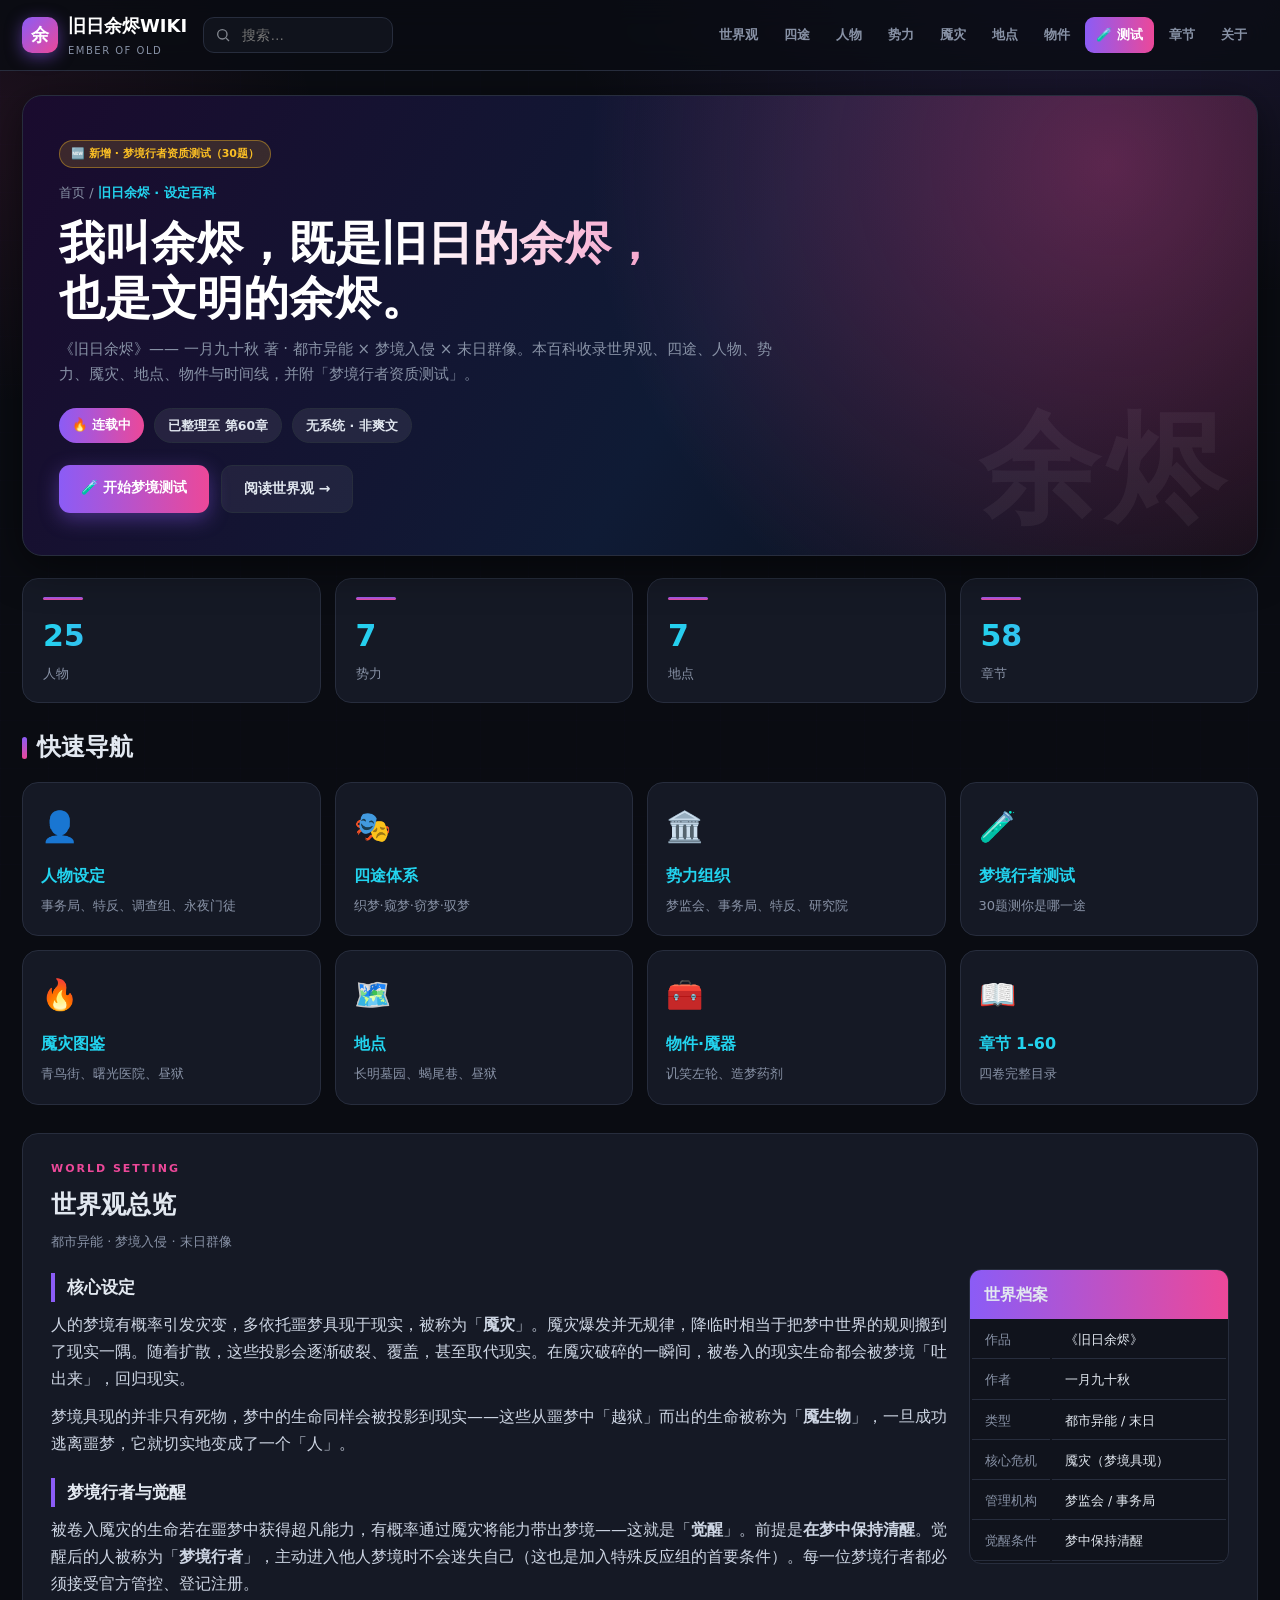
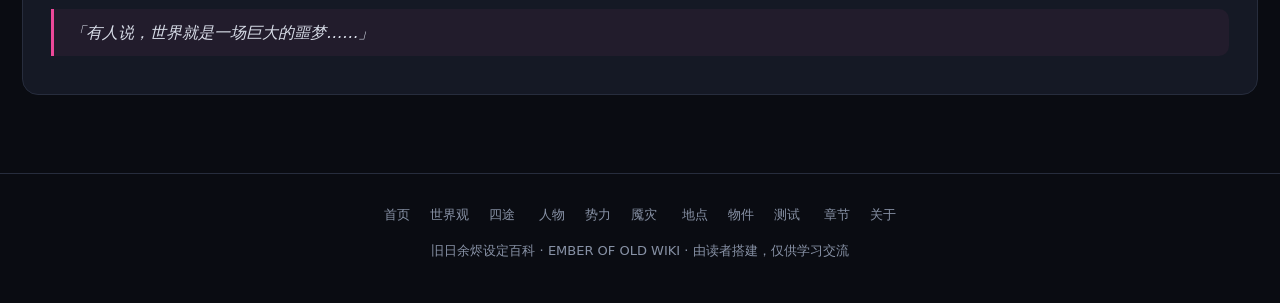
<file: index.html>
<!DOCTYPE html>
<html lang="zh-CN">
<head>
<meta charset="utf-8">
<meta name="viewport" content="width=device-width,initial-scale=1">
<title>旧日余烬 | 设定百科 WIKI</title>
<meta name="description" content="《旧日余烬》小说设定百科">
<link rel="stylesheet" href="assets/style.css">
</head>
<body>

<div id="scrollBar"></div>

<nav class="nav">
  <div class="nav-inner">
    <a class="brand" href="index.html"><span class="logo">余</span><div>旧日余烬WIKI<small>EMBER OF OLD</small></div></a>
    <div class="search">
      <svg width="16" height="16" viewBox="0 0 24 24" fill="none" stroke="currentColor" stroke-width="2"><circle cx="11" cy="11" r="7"/><path d="m21 21-4.3-4.3"/></svg>
      <input id="q" type="text" placeholder="搜索…" oninput="doSearch()" onkeypress="if(event.key==='Enter')location.href='search.html?q='+encodeURIComponent(this.value)">
      <div id="results"></div>
    </div>
    <div class="nav-links" id="navLinks"></div>
  </div>
</nav>

<main>
  <div class="hero">
    <div class="badge-new">🆕 新增 · 梦境行者资质测试（30题）</div>
    <div class="breadcrumb">首页 / <b>旧日余烬 · 设定百科</b></div>
    <h1>我叫余烬，既是旧日的余烬，<br>也是文明的余烬。</h1>
    <p class="sub">《旧日余烬》—— 一月九十秋 著 · 都市异能 × 梦境入侵 × 末日群像。本百科收录世界观、四途、人物、势力、魇灾、地点、物件与时间线，并附「梦境行者资质测试」。</p>
    <div class="hero-meta">
      <span class="tag-pill hot">🔥 连载中</span>
      <span class="tag-pill">已整理至 第60章</span>
      <span class="tag-pill">无系统 · 非爽文</span>
    </div>
    <div class="hero-actions">
      <a class="btn btn-primary" href="quiz.html">🧪 开始梦境测试</a>
      <a class="btn btn-ghost" href="world.html">阅读世界观 →</a>
    </div>
  </div>

  <div class="stats">
    <a class="stat" href="chars.html"><div class="num" data-n="26">0</div><div class="lab">人物</div></a>
    <a class="stat" href="factions.html"><div class="num" data-n="8">0</div><div class="lab">势力</div></a>
    <a class="stat" href="places.html"><div class="num" data-n="8">0</div><div class="lab">地点</div></a>
    <a class="stat" href="chapters.html"><div class="num" data-n="60">0</div><div class="lab">章节</div></a>
  </div>

  <section>
    <div class="sec-head"><h2><span class="bar"></span>快速导航</h2></div>
    <div class="grid c4" id="navCards"></div>
  </section>

  <section id="world">
    <div class="entry">
      <div class="eyebrow">WORLD SETTING</div>
      <h1>世界观总览</h1>
      <p class="aka">都市异能 · 梦境入侵 · 末日群像</p>
      <div class="infobox">
        <div class="hd">世界档案</div>
        <table>
          <tr><td>作品</td><td>《旧日余烬》</td></tr>
          <tr><td>作者</td><td>一月九十秋</td></tr>
          <tr><td>类型</td><td>都市异能 / 末日</td></tr>
          <tr><td>核心危机</td><td>魇灾（梦境具现）</td></tr>
          <tr><td>管理机构</td><td>梦监会 / 事务局</td></tr>
          <tr><td>觉醒条件</td><td>梦中保持清醒</td></tr>
        </table>
      </div>
      <h2>核心设定</h2>
      <p>人的梦境有概率引发灾变，多依托噩梦具现于现实，被称为「<b>魇灾</b>」。魇灾爆发并无规律，降临时相当于把梦中世界的规则搬到了现实一隅。随着扩散，这些投影会逐渐破裂、覆盖，甚至取代现实。在魇灾破碎的一瞬间，被卷入的现实生命都会被梦境「吐出来」，回归现实。</p>
      <p>梦境具现的并非只有死物，梦中的生命同样会被投影到现实——这些从噩梦中「越狱」而出的生命被称为「<b>魇生物</b>」，一旦成功逃离噩梦，它就切实地变成了一个「人」。</p>
      <h2>梦境行者与觉醒</h2>
      <p>被卷入魇灾的生命若在噩梦中获得超凡能力，有概率通过魇灾将能力带出梦境——这就是「<b>觉醒</b>」。前提是<b>在梦中保持清醒</b>。觉醒后的人被称为「<b>梦境行者</b>」，主动进入他人梦境时不会迷失自己（这也是加入特殊反应组的首要条件）。每一位梦境行者都必须接受官方管控、登记注册。</p>
      <div class="quote">「有人说，世界就是一场巨大的噩梦……」</div>
      <div class="clear"></div>
    </div>
  </section>
</main>

<footer>
  <div class="links">
    <a href="index.html">首页</a><a href="world.html">世界观</a><a href="paths.html">四途</a>
    <a href="chars.html">人物</a><a href="factions.html">势力</a><a href="yanzai.html">魇灾</a>
    <a href="places.html">地点</a><a href="items.html">物件</a><a href="quiz.html">测试</a>
    <a href="chapters.html">章节</a><a href="about.html">关于</a>
  </div>
  <div>旧日余烬设定百科 · EMBER OF OLD WIKI · 由读者搭建，仅供学习交流</div>
</footer>

<button id="toTop" onclick="window.scrollTo({top:0,behavior:'smooth'})">↑</button>

<script src="assets/data.js"></script>
<script src="assets/common.js"></script>
<script>
// 首页导航卡片
const navCards = [
  {href:"chars.html",icon:"👤",t:"人物设定",d:"事务局、特反、调查组、永夜门徒"},
  {href:"paths.html",icon:"🎭",t:"四途体系",d:"织梦·窥梦·窃梦·驭梦"},
  {href:"factions.html",icon:"🏛️",t:"势力组织",d:"梦监会、事务局、特反、研究院"},
  {href:"quiz.html",icon:"🧪",t:"梦境行者测试",d:"30题测你是哪一途"},
  {href:"yanzai.html",icon:"🔥",t:"魇灾图鉴",d:"青鸟街、曙光医院、昼狱"},
  {href:"places.html",icon:"🗺️",t:"地点",d:"长明墓园、蝎尾巷、昼狱"},
  {href:"items.html",icon:"🧰",t:"物件·魇器",d:"讥笑左轮、造梦药剂"},
  {href:"chapters.html",icon:"📖",t:"章节 1-60",d:"四卷完整目录"},
];
document.getElementById('navCards').innerHTML = navCards.map(c=>
  `<a class="card" href="${c.href}"><div class="icon">${c.icon}</div><h3>${c.t}</h3><p>${c.d}</p></a>`).join("");

// 数字动画
const nums = document.querySelectorAll('.stat .num');
const io = new IntersectionObserver(entries=>{
  entries.forEach(en=>{ if(en.isIntersecting){ animateNum(en.target); io.unobserve(en.target);} });
},{threshold:.5});
nums.forEach(n=>io.observe(n));
</script>
</body>
</html>
</file>
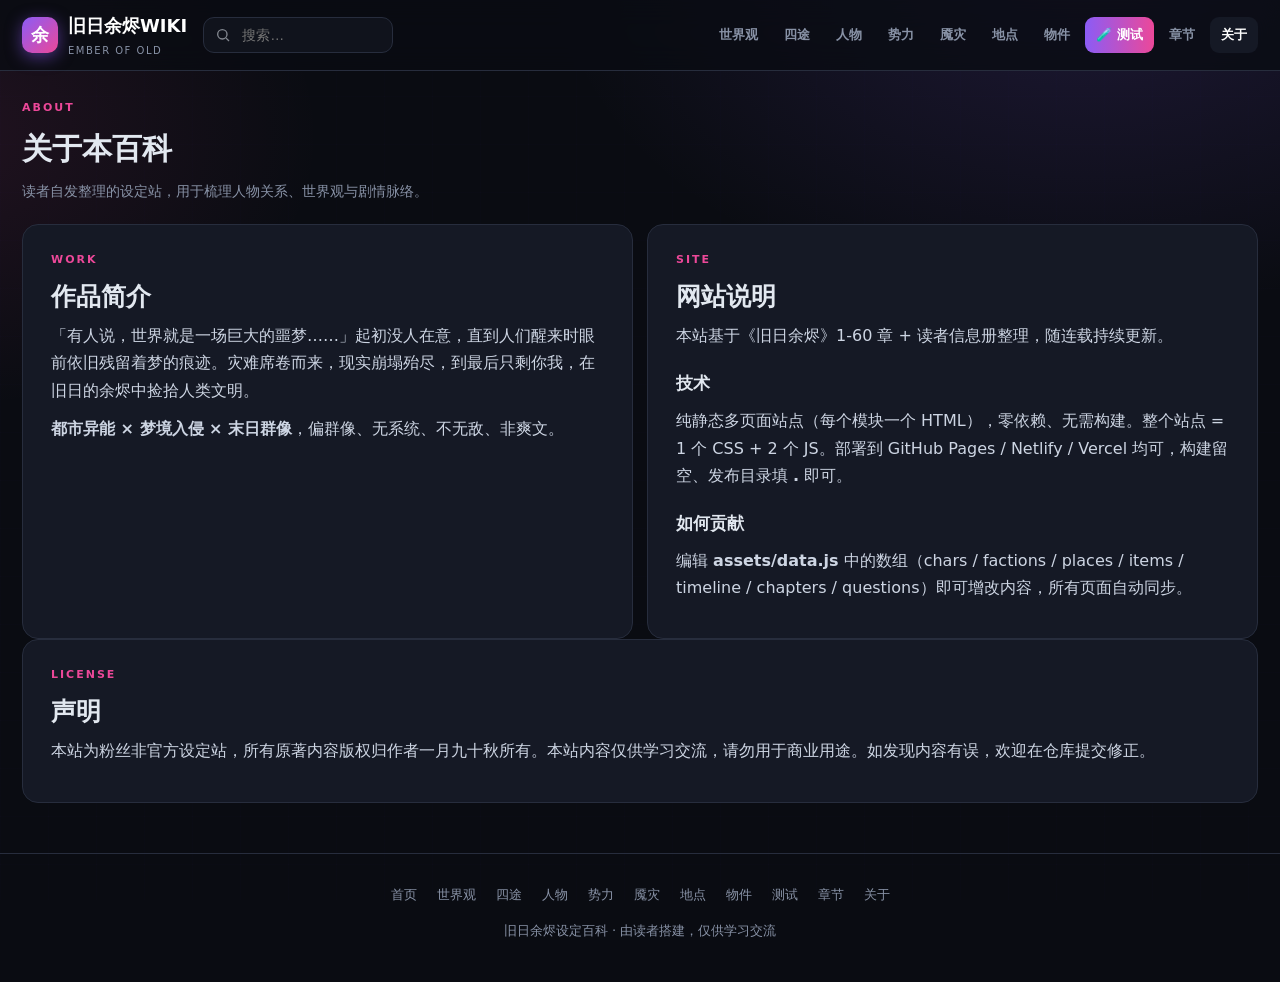
<file: about.html>
<!DOCTYPE html>
<html lang="zh-CN"><head><meta charset="utf-8"><meta name="viewport" content="width=device-width,initial-scale=1">
<title>关于 | 旧日余烬 WIKI</title><link rel="stylesheet" href="assets/style.css"></head><body>
<nav class="nav"><div class="nav-inner">
  <a class="brand" href="index.html"><span class="logo">余</span><div>旧日余烬WIKI<small>EMBER OF OLD</small></div></a>
  <div class="search"><svg width="16" height="16" viewBox="0 0 24 24" fill="none" stroke="currentColor" stroke-width="2"><circle cx="11" cy="11" r="7"/><path d="m21 21-4.3-4.3"/></svg>
    <input id="q" type="text" placeholder="搜索…" oninput="doSearch()"></div>
  <div class="nav-links" id="navLinks"></div></div></nav>
<main>
<div class="page-head"><div class="eyebrow">ABOUT</div><h1>关于本百科</h1><p>读者自发整理的设定站，用于梳理人物关系、世界观与剧情脉络。</p></div>
<div class="grid c2">
  <div class="entry">
    <div class="eyebrow">WORK</div><h1>作品简介</h1>
    <p>「有人说，世界就是一场巨大的噩梦……」起初没人在意，直到人们醒来时眼前依旧残留着梦的痕迹。灾难席卷而来，现实崩塌殆尽，到最后只剩你我，在旧日的余烬中捡拾人类文明。</p>
    <p><b>都市异能 × 梦境入侵 × 末日群像</b>，偏群像、无系统、不无敌、非爽文。</p>
  </div>
  <div class="entry">
    <div class="eyebrow">SITE</div><h1>网站说明</h1>
    <p>本站基于《旧日余烬》1-60 章 + 读者信息册整理，随连载持续更新。</p>
    <h2 style="border:none;padding:0">技术</h2>
    <p>纯静态多页面站点（每个模块一个 HTML），零依赖、无需构建。整个站点 = 1 个 CSS + 2 个 JS。部署到 GitHub Pages / Netlify / Vercel 均可，构建留空、发布目录填 <b>.</b> 即可。</p>
    <h2 style="border:none;padding:0">如何贡献</h2>
    <p>编辑 <b>assets/data.js</b> 中的数组（chars / factions / places / items / timeline / chapters / questions）即可增改内容，所有页面自动同步。</p>
  </div>
</div>
<div class="entry">
  <div class="eyebrow">LICENSE</div><h1>声明</h1>
  <p>本站为粉丝非官方设定站，所有原著内容版权归作者一月九十秋所有。本站内容仅供学习交流，请勿用于商业用途。如发现内容有误，欢迎在仓库提交修正。</p>
</div>
</main>
<footer><div class="links"><a href="index.html">首页</a><a href="world.html">世界观</a><a href="paths.html">四途</a><a href="chars.html">人物</a><a href="factions.html">势力</a><a href="yanzai.html">魇灾</a><a href="places.html">地点</a><a href="items.html">物件</a><a href="quiz.html">测试</a><a href="chapters.html">章节</a><a href="about.html">关于</a></div>旧日余烬设定百科 · 由读者搭建，仅供学习交流</footer>
<button id="toTop" onclick="window.scrollTo({top:0,behavior:'smooth'})">↑</button>
<script src="assets/data.js"></script><script src="assets/common.js"></script>
<script>function initPage(){}</script></body></html>
</file>
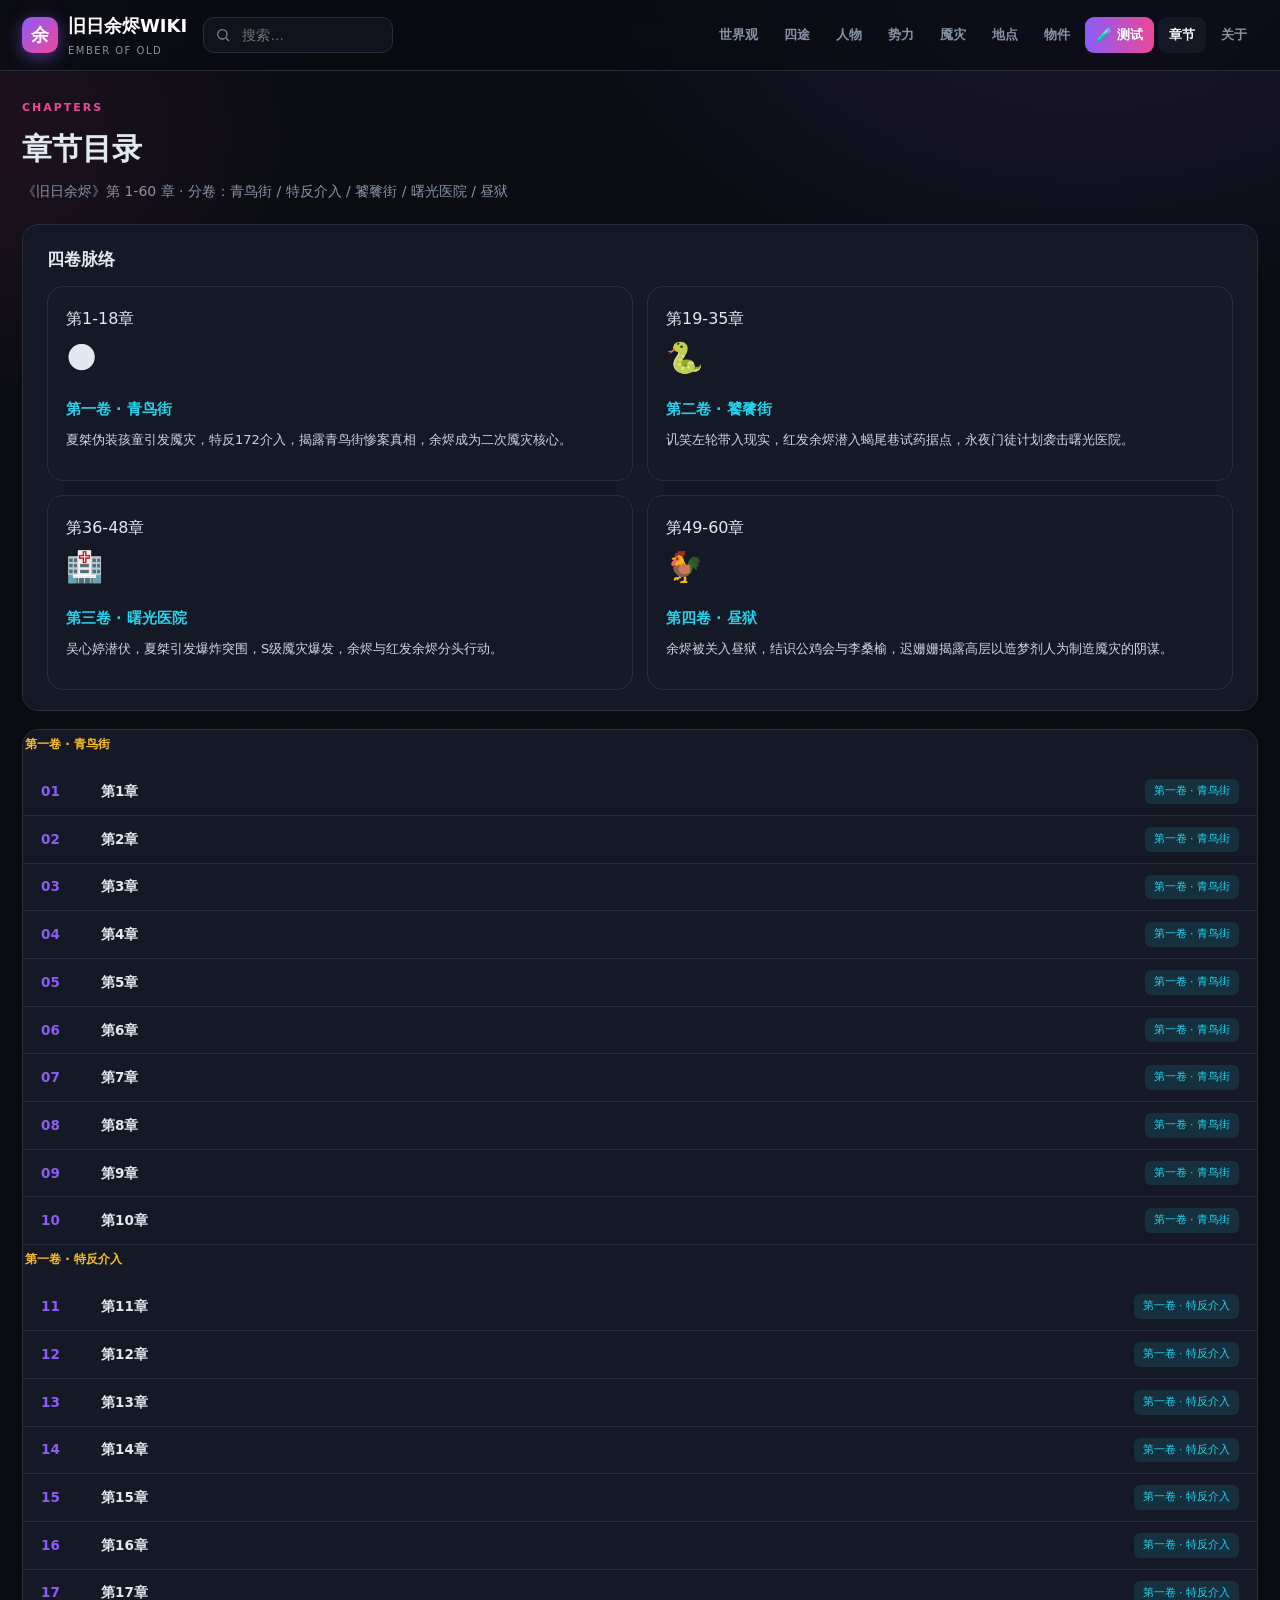
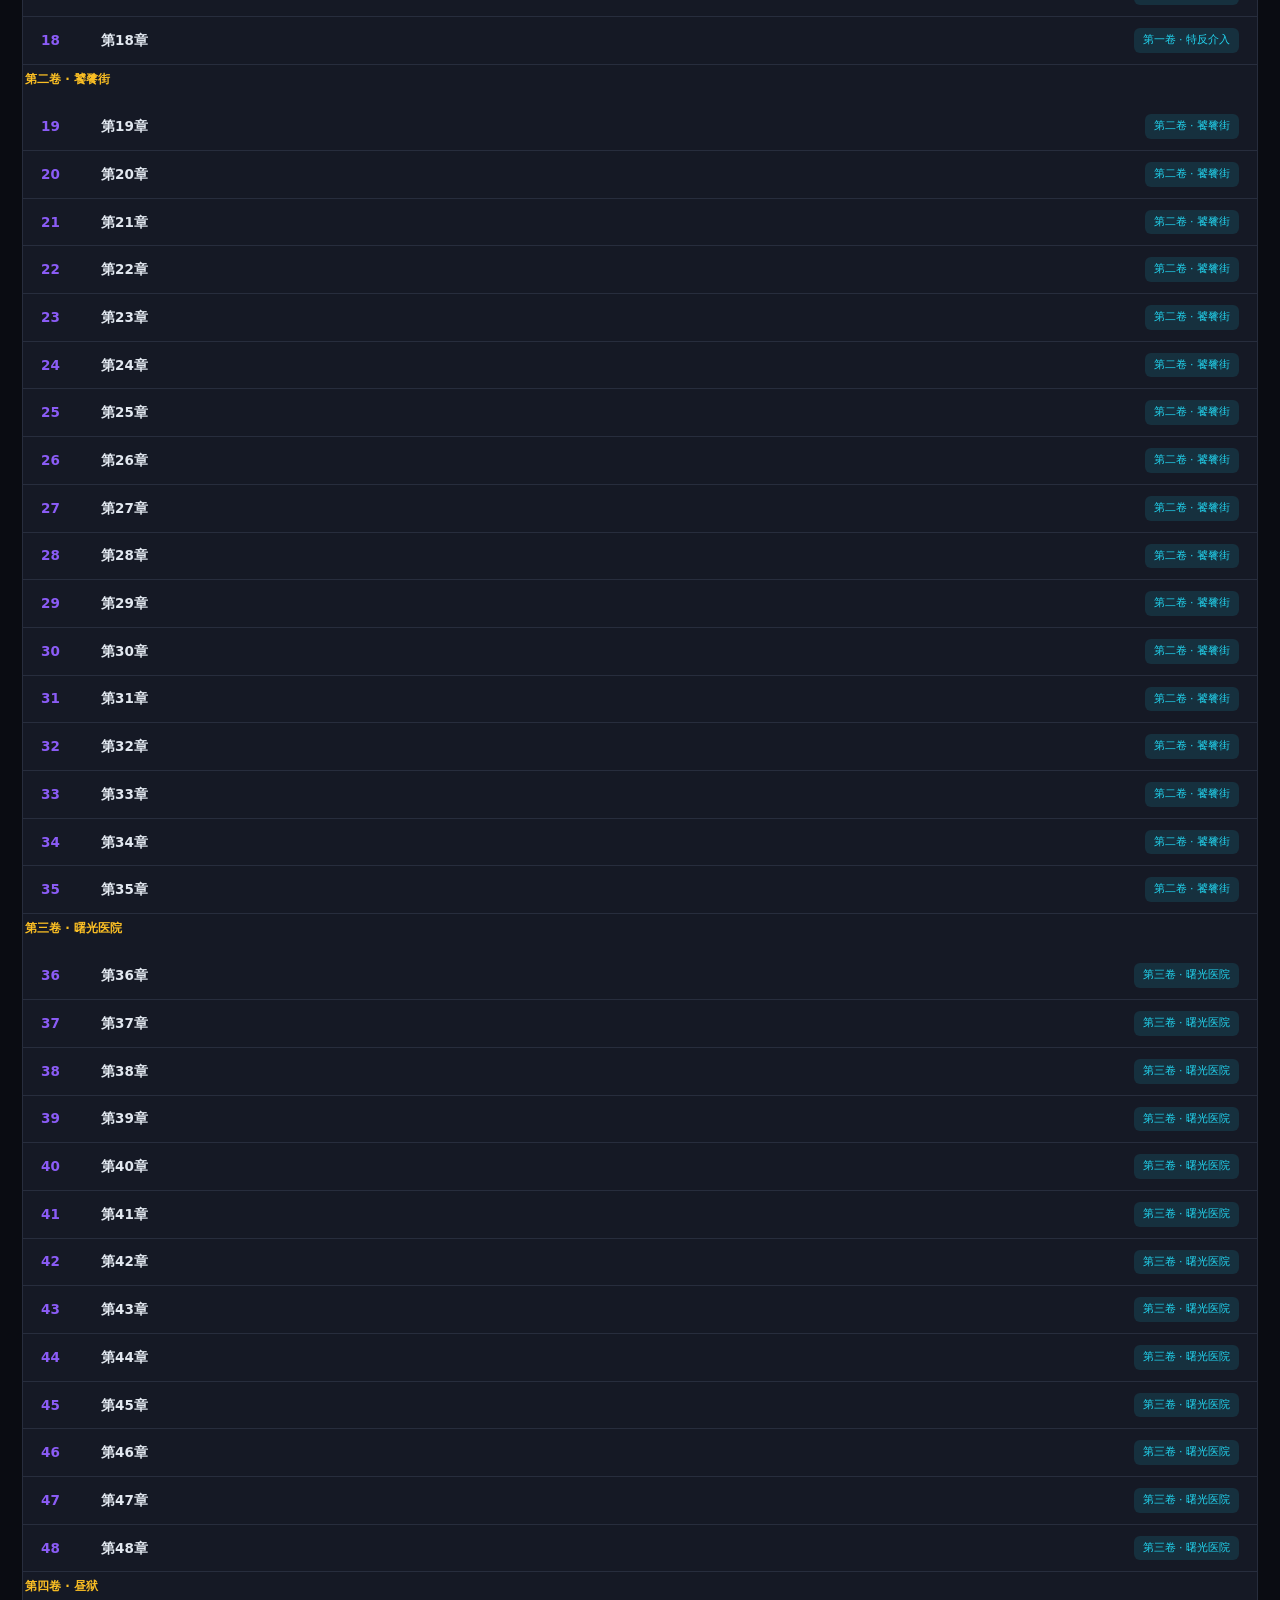
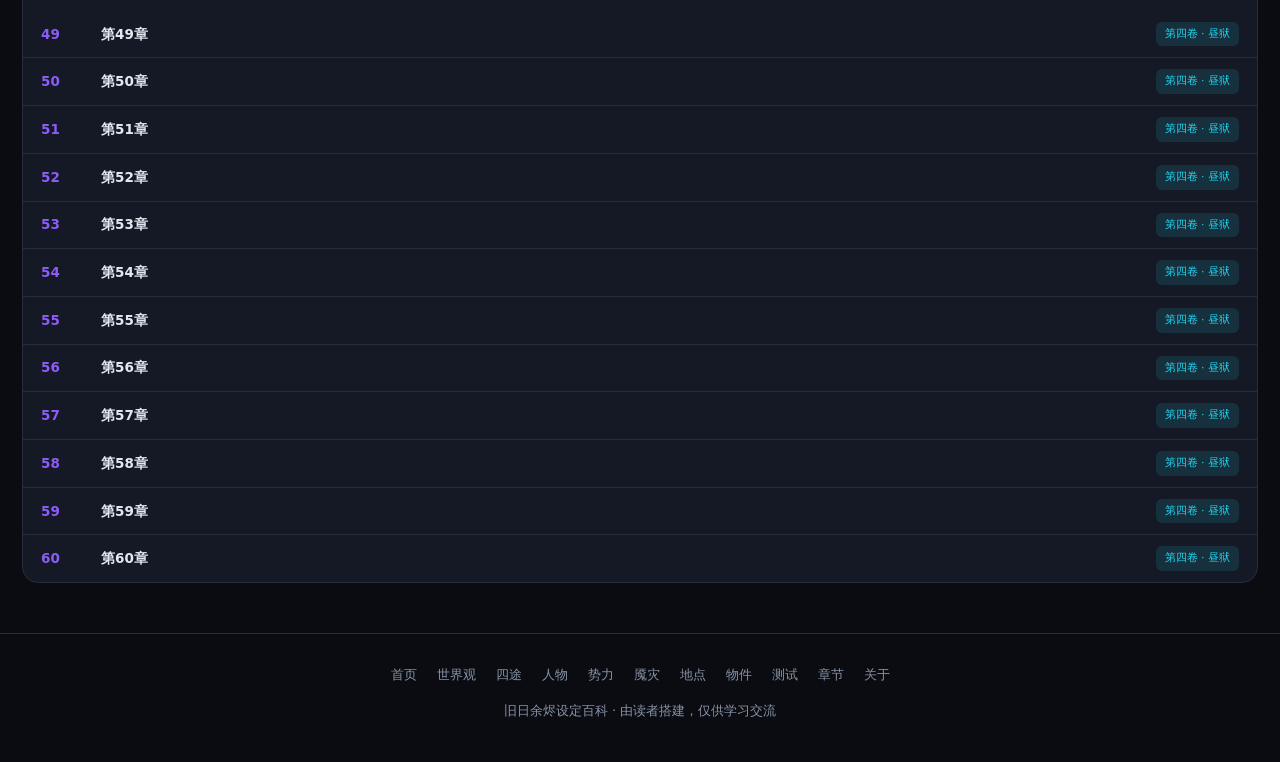
<file: chapters.html>
<!DOCTYPE html>
<html lang="zh-CN"><head><meta charset="utf-8"><meta name="viewport" content="width=device-width,initial-scale=1">
<title>章节 | 旧日余烬 WIKI</title><link rel="stylesheet" href="assets/style.css"></head><body>
<nav class="nav"><div class="nav-inner">
  <a class="brand" href="index.html"><span class="logo">余</span><div>旧日余烬WIKI<small>EMBER OF OLD</small></div></a>
  <div class="search"><svg width="16" height="16" viewBox="0 0 24 24" fill="none" stroke="currentColor" stroke-width="2"><circle cx="11" cy="11" r="7"/><path d="m21 21-4.3-4.3"/></svg>
    <input id="q" type="text" placeholder="搜索…" oninput="doSearch()"></div>
  <div class="nav-links" id="navLinks"></div></div></nav>
<main>
<div class="page-head"><div class="eyebrow">CHAPTERS</div><h1>章节目录</h1><p>《旧日余烬》第 1-60 章 · 分卷：青鸟街 / 特反介入 / 饕餮街 / 曙光医院 / 昼狱</p></div>
<div class="entry" style="padding:20px 24px;margin-bottom:18px">
  <h2 style="border:none;padding:0;margin:0 0 12px">四卷脉络</h2>
  <div class="grid c2">
    <div class="card"><span class="top">第1-18章</span><div class="icon">🌑</div><h3>第一卷 · 青鸟街</h3><p>夏桀伪装孩童引发魇灾，特反172介入，揭露青鸟街惨案真相，余烬成为二次魇灾核心。</p></div>
    <div class="card"><span class="top">第19-35章</span><div class="icon">🐍</div><h3>第二卷 · 饕餮街</h3><p>讥笑左轮带入现实，红发余烬潜入蝎尾巷试药据点，永夜门徒计划袭击曙光医院。</p></div>
    <div class="card"><span class="top">第36-48章</span><div class="icon">🏥</div><h3>第三卷 · 曙光医院</h3><p>吴心婷潜伏，夏桀引发爆炸突围，S级魇灾爆发，余烬与红发余烬分头行动。</p></div>
    <div class="card"><span class="top">第49-60章</span><div class="icon">🐓</div><h3>第四卷 · 昼狱</h3><p>余烬被关入昼狱，结识公鸡会与李桑榆，迟姗姗揭露高层以造梦剂人为制造魇灾的阴谋。</p></div>
  </div>
</div>
<div class="chapter-list" id="chapterList"></div>
</main>
<footer><div class="links"><a href="index.html">首页</a><a href="world.html">世界观</a><a href="paths.html">四途</a><a href="chars.html">人物</a><a href="factions.html">势力</a><a href="yanzai.html">魇灾</a><a href="places.html">地点</a><a href="items.html">物件</a><a href="quiz.html">测试</a><a href="chapters.html">章节</a><a href="about.html">关于</a></div>旧日余烬设定百科 · 由读者搭建，仅供学习交流</footer>
<button id="toTop" onclick="window.scrollTo({top:0,behavior:'smooth'})">↑</button>
<script src="assets/data.js"></script><script src="assets/common.js"></script>
<script>
function initPage(){
  const vols = {};
  chapters.forEach(c=>{ (vols[c.vol]=vols[c.vol]||[]).push(c); });
  const box = document.getElementById('chapterList');
  box.innerHTML = Object.entries(vols).map(([vol,list])=>`
    <div class="vol-group">${vol}</div>
    ${list.map(c=>`<div class="row"><div class="no">${String(c.n).padStart(2,'0')}</div><div class="title">第${c.n}章</div><div class="vol">${vol}</div></div>`).join("")}
  `).join("");
  observeNums();
}
</script></body></html>
</file>
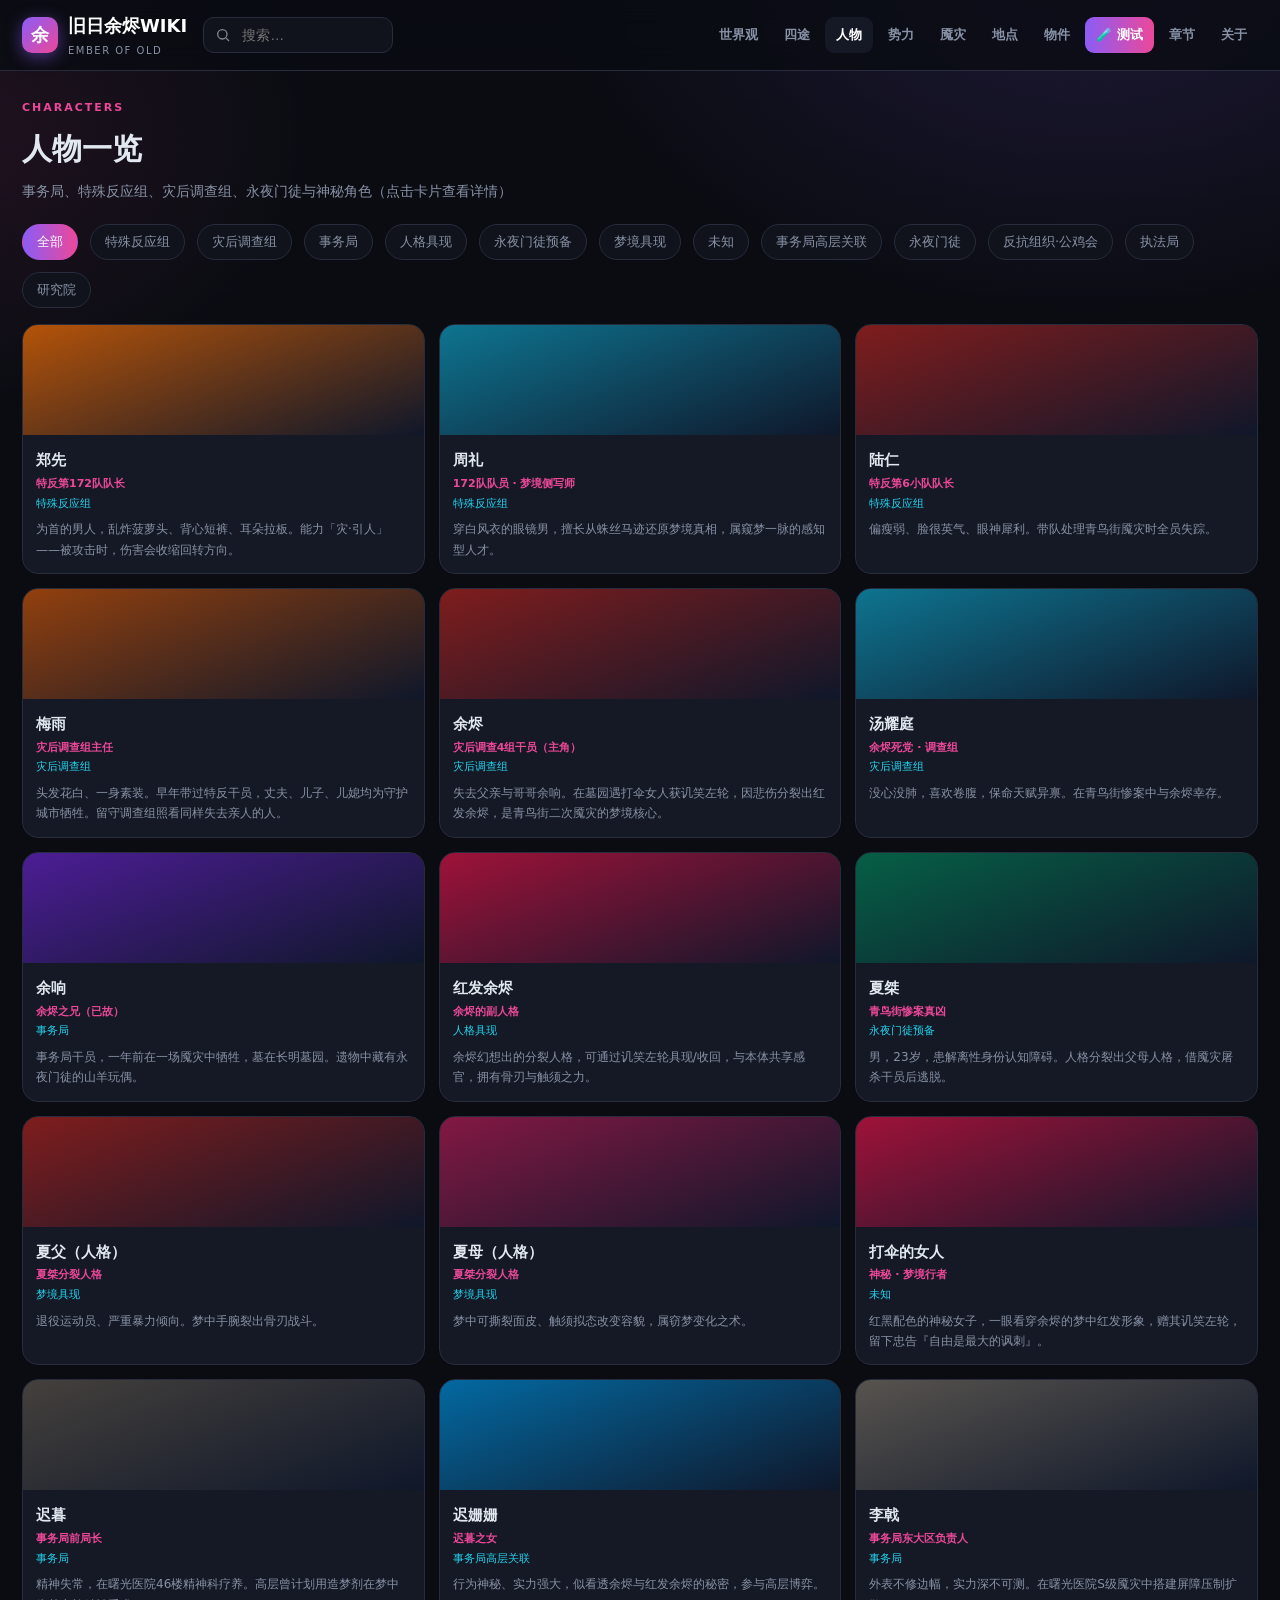
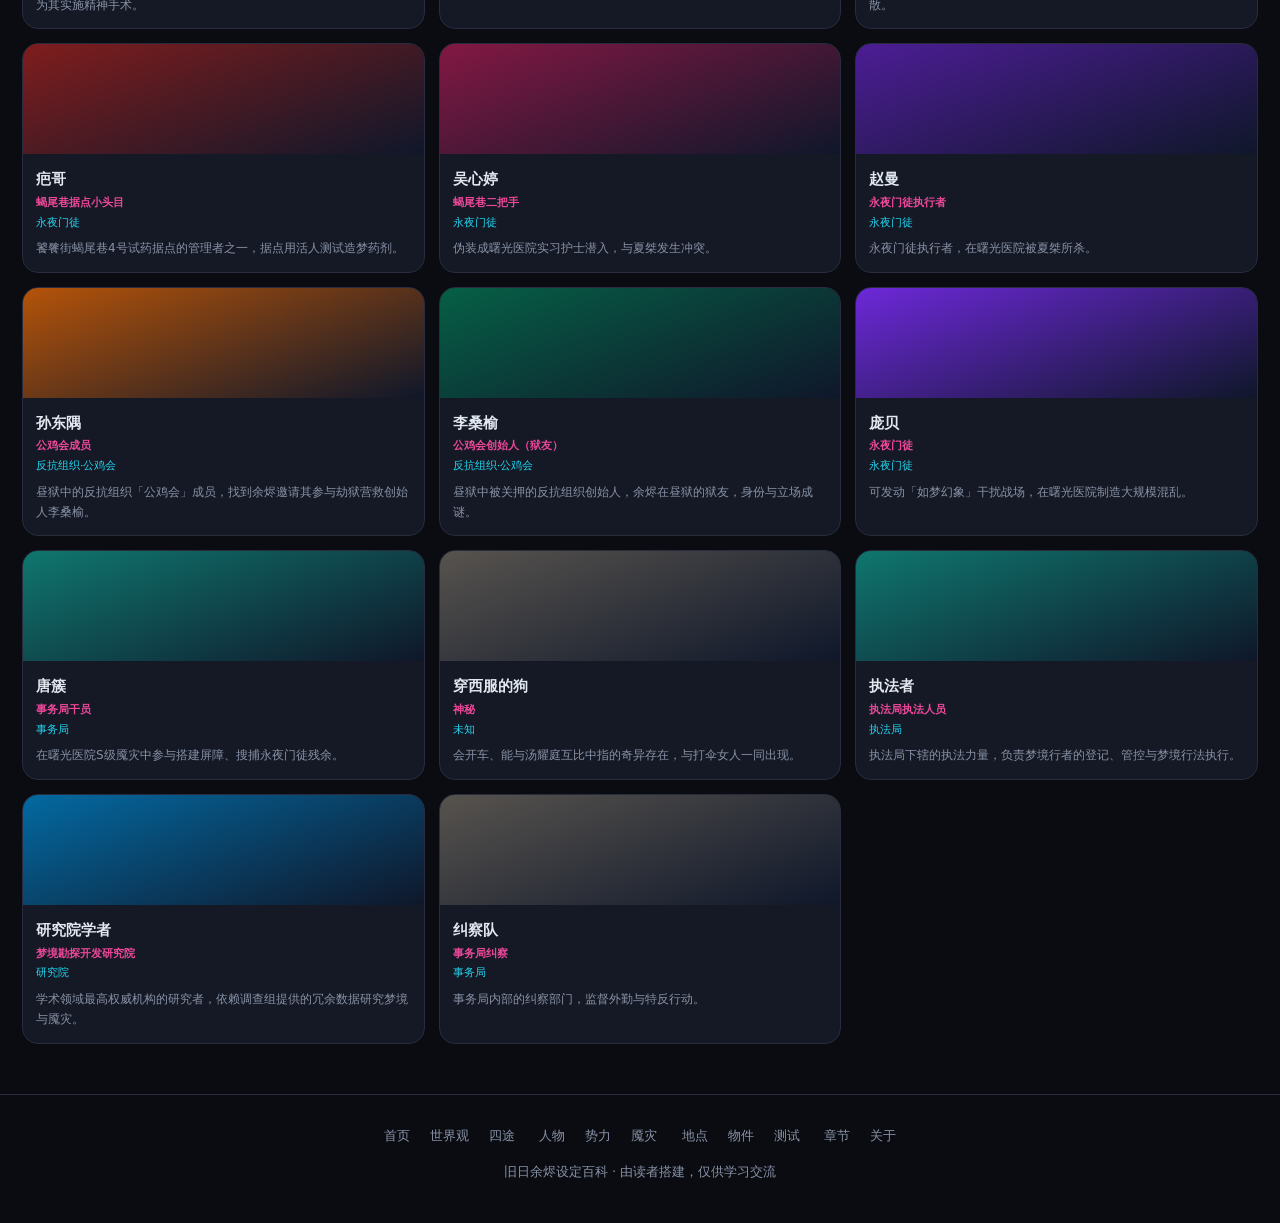
<file: chars.html>
<!DOCTYPE html>
<html lang="zh-CN">
<head>
<meta charset="utf-8">
<meta name="viewport" content="width=device-width,initial-scale=1">
<title>人物 | 旧日余烬 WIKI</title>
<link rel="stylesheet" href="assets/style.css">
</head>
<body>
<nav class="nav"><div class="nav-inner">
  <a class="brand" href="index.html"><span class="logo">余</span><div>旧日余烬WIKI<small>EMBER OF OLD</small></div></a>
  <div class="search"><svg width="16" height="16" viewBox="0 0 24 24" fill="none" stroke="currentColor" stroke-width="2"><circle cx="11" cy="11" r="7"/><path d="m21 21-4.3-4.3"/></svg>
    <input id="q" type="text" placeholder="搜索…" oninput="doSearch()"></div>
  <div class="nav-links" id="navLinks"></div>
</div></nav>

<main>
  <div class="page-head"><div class="eyebrow">CHARACTERS</div><h1>人物一览</h1><p>事务局、特殊反应组、灾后调查组、永夜门徒与神秘角色（点击卡片查看详情）</p></div>
  <div class="list-toolbar" id="chips"></div>
  <div class="grid c3" id="charGrid"></div>
</main>

<footer><div class="links">
  <a href="index.html">首页</a><a href="world.html">世界观</a><a href="paths.html">四途</a>
  <a href="chars.html">人物</a><a href="factions.html">势力</a><a href="yanzai.html">魇灾</a>
  <a href="places.html">地点</a><a href="items.html">物件</a><a href="quiz.html">测试</a>
  <a href="chapters.html">章节</a><a href="about.html">关于</a>
</div>旧日余烬设定百科 · 由读者搭建，仅供学习交流</footer>
<button id="toTop" onclick="window.scrollTo({top:0,behavior:'smooth'})">↑</button>
<script src="assets/data.js"></script>
<script src="assets/common.js"></script>
<script>
function initPage(){
  renderChars();
  const groups = ["全部", ...new Set(chars.map(c=>c.aff))];
  renderChips('chips', groups, (g)=>{ renderChars(g==='全部'? '' : c=>c.aff===g); });
  observeNums();
}
</script>
</body></html>
</file>
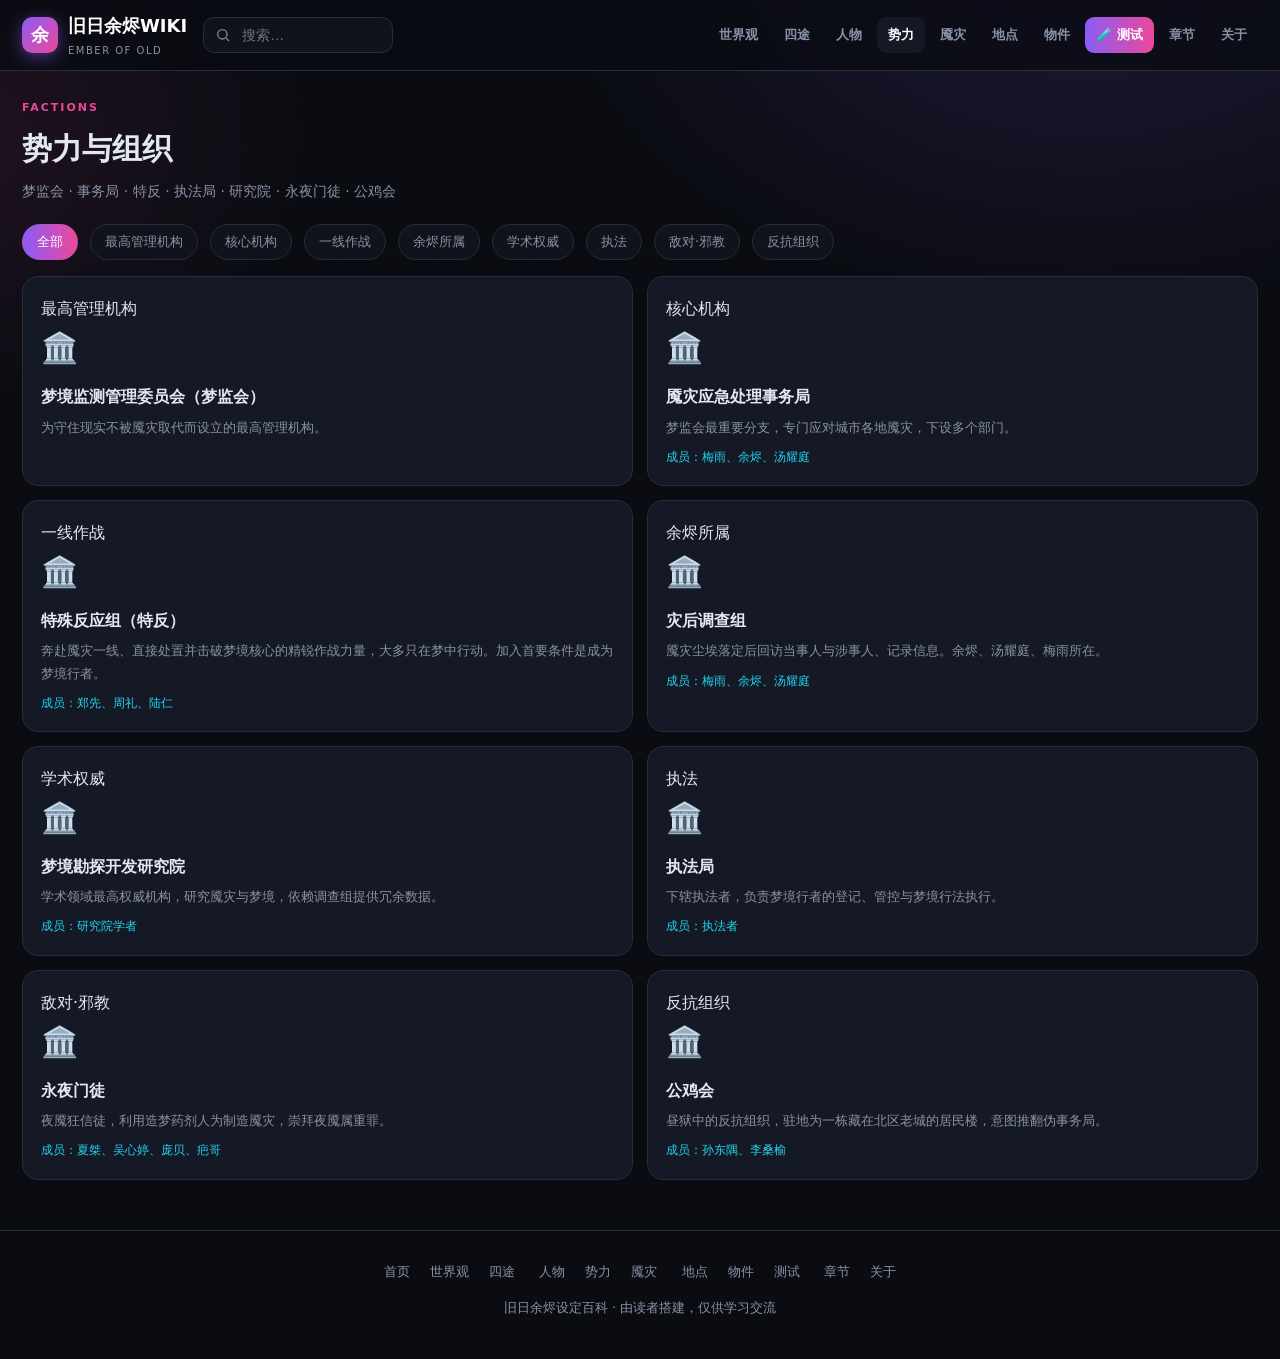
<file: factions.html>
<!DOCTYPE html>
<html lang="zh-CN">
<head>
<meta charset="utf-8">
<meta name="viewport" content="width=device-width,initial-scale=1">
<title>势力 | 旧日余烬 WIKI</title>
<link rel="stylesheet" href="assets/style.css">
</head>
<body>
<nav class="nav"><div class="nav-inner">
  <a class="brand" href="index.html"><span class="logo">余</span><div>旧日余烬WIKI<small>EMBER OF OLD</small></div></a>
  <div class="search"><svg width="16" height="16" viewBox="0 0 24 24" fill="none" stroke="currentColor" stroke-width="2"><circle cx="11" cy="11" r="7"/><path d="m21 21-4.3-4.3"/></svg>
    <input id="q" type="text" placeholder="搜索…" oninput="doSearch()"></div>
  <div class="nav-links" id="navLinks"></div>
</div></nav>

<main>
  <div class="page-head"><div class="eyebrow">FACTIONS</div><h1>势力与组织</h1><p>梦监会 · 事务局 · 特反 · 执法局 · 研究院 · 永夜门徒 · 公鸡会</p></div>
  <div class="list-toolbar" id="chips"></div>
  <div class="grid c2" id="factionGrid"></div>
</main>

<footer><div class="links">
  <a href="index.html">首页</a><a href="world.html">世界观</a><a href="paths.html">四途</a>
  <a href="chars.html">人物</a><a href="factions.html">势力</a><a href="yanzai.html">魇灾</a>
  <a href="places.html">地点</a><a href="items.html">物件</a><a href="quiz.html">测试</a>
  <a href="chapters.html">章节</a><a href="about.html">关于</a>
</div>旧日余烬设定百科 · 由读者搭建，仅供学习交流</footer>
<button id="toTop" onclick="window.scrollTo({top:0,behavior:'smooth'})">↑</button>
<script src="assets/data.js"></script>
<script src="assets/common.js"></script>
<script>
function renderFactions(aff){
  const grid = document.getElementById('factionGrid');
  const list = aff? factions.filter(f=>f.tag===aff || f.members&&f.members.includes(aff)) : factions;
  grid.innerHTML = factions.filter(f=> !aff || f.name.includes(aff) || (f.members||[]).some(m=>m.includes(aff)))
    .map(f=>{
      const mem = (f.members||[]).filter(m=> chars.some(c=>c.name===m)).map(m=>`<a href="chars.html" style="color:var(--accent3)">${m}</a>`).join("、");
      return `<div class="card"><span class="top">${f.tag}</span><div class="icon">🏛️</div><h3>${f.name}</h3><p>${f.desc}</p>${mem?`<p style="margin-top:8px;font-size:12px;color:var(--accent3)">成员：${mem}</p>`:''}</div>`;
    }).join("");
}
function initPage(){
  renderFactions();
  const tags = ["全部", ...new Set(factions.map(f=>f.tag))];
  renderChips('chips', tags, renderFactions);
  observeNums();
}
</script>
</body></html>
</file>
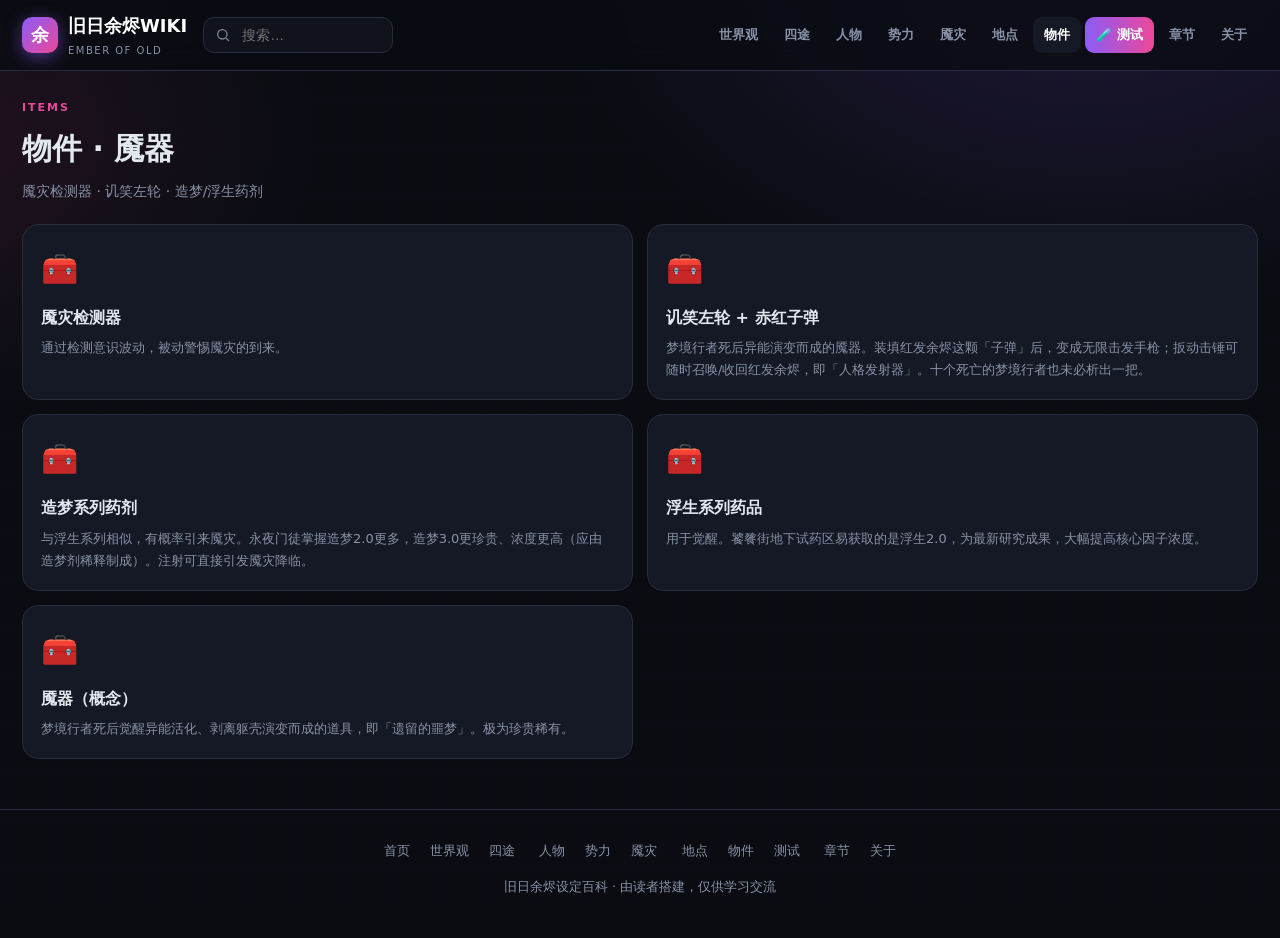
<file: items.html>
<!DOCTYPE html>
<html lang="zh-CN">
<head>
<meta charset="utf-8">
<meta name="viewport" content="width=device-width,initial-scale=1">
<title>物件 | 旧日余烬 WIKI</title>
<link rel="stylesheet" href="assets/style.css">
</head>
<body>
<nav class="nav"><div class="nav-inner">
  <a class="brand" href="index.html"><span class="logo">余</span><div>旧日余烬WIKI<small>EMBER OF OLD</small></div></a>
  <div class="search"><svg width="16" height="16" viewBox="0 0 24 24" fill="none" stroke="currentColor" stroke-width="2"><circle cx="11" cy="11" r="7"/><path d="m21 21-4.3-4.3"/></svg>
    <input id="q" type="text" placeholder="搜索…" oninput="doSearch()"></div>
  <div class="nav-links" id="navLinks"></div>
</div></nav>

<main>
  <div class="page-head"><div class="eyebrow">ITEMS</div><h1>物件 · 魇器</h1><p>魇灾检测器 · 讥笑左轮 · 造梦/浮生药剂</p></div>
  
  <div class="grid c2" id="itemGrid"></div>
</main>

<footer><div class="links">
  <a href="index.html">首页</a><a href="world.html">世界观</a><a href="paths.html">四途</a>
  <a href="chars.html">人物</a><a href="factions.html">势力</a><a href="yanzai.html">魇灾</a>
  <a href="places.html">地点</a><a href="items.html">物件</a><a href="quiz.html">测试</a>
  <a href="chapters.html">章节</a><a href="about.html">关于</a>
</div>旧日余烬设定百科 · 由读者搭建，仅供学习交流</footer>
<button id="toTop" onclick="window.scrollTo({top:0,behavior:'smooth'})">↑</button>
<script src="assets/data.js"></script>
<script src="assets/common.js"></script>
<script>
function initPage(){ renderSimple('itemGrid', items, '🧰'); observeNums(); }
</script>
</body></html>
</file>
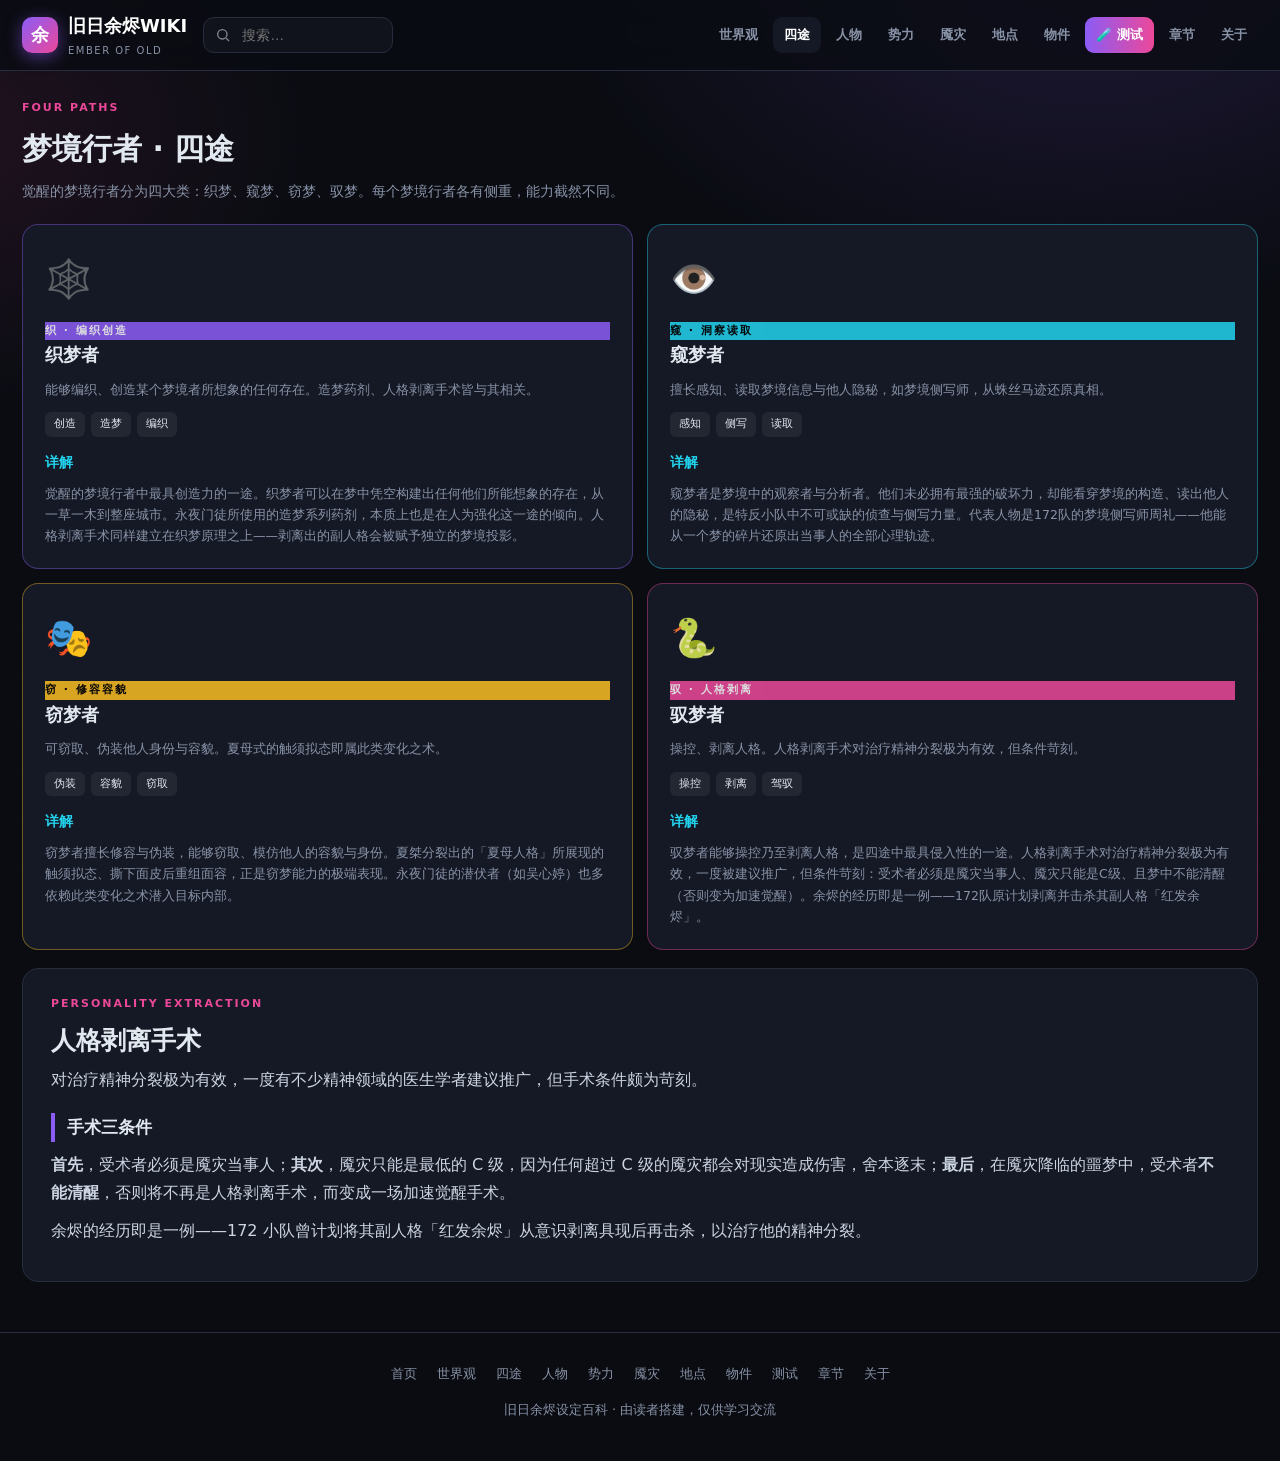
<file: paths.html>
<!DOCTYPE html>
<html lang="zh-CN"><head><meta charset="utf-8"><meta name="viewport" content="width=device-width,initial-scale=1">
<title>四途 · 织窥窃驭 | 旧日余烬 WIKI</title><link rel="stylesheet" href="assets/style.css"></head><body>
<nav class="nav"><div class="nav-inner">
  <a class="brand" href="index.html"><span class="logo">余</span><div>旧日余烬WIKI<small>EMBER OF OLD</small></div></a>
  <div class="search"><svg width="16" height="16" viewBox="0 0 24 24" fill="none" stroke="currentColor" stroke-width="2"><circle cx="11" cy="11" r="7"/><path d="m21 21-4.3-4.3"/></svg>
    <input id="q" type="text" placeholder="搜索…" oninput="doSearch()"></div>
  <div class="nav-links" id="navLinks"></div></div></nav>
<main>
<div class="page-head"><div class="eyebrow">FOUR PATHS</div><h1>梦境行者 · 四途</h1><p>觉醒的梦境行者分为四大类：织梦、窥梦、窃梦、驭梦。每个梦境行者各有侧重，能力截然不同。</p></div>
<div class="grid c2" id="pathGrid"></div>
<div class="entry" style="margin-top:18px">
  <div class="eyebrow">PERSONALITY EXTRACTION</div><h1>人格剥离手术</h1>
  <p>对治疗精神分裂极为有效，一度有不少精神领域的医生学者建议推广，但手术条件颇为苛刻。</p>
  <h2>手术三条件</h2>
  <p><b>首先</b>，受术者必须是魇灾当事人；<b>其次</b>，魇灾只能是最低的 C 级，因为任何超过 C 级的魇灾都会对现实造成伤害，舍本逐末；<b>最后</b>，在魇灾降临的噩梦中，受术者<b>不能清醒</b>，否则将不再是人格剥离手术，而变成一场加速觉醒手术。</p>
  <p>余烬的经历即是一例——172 小队曾计划将其副人格「红发余烬」从意识剥离具现后再击杀，以治疗他的精神分裂。</p>
</div>
</main>
<footer><div class="links"><a href="index.html">首页</a><a href="world.html">世界观</a><a href="paths.html">四途</a><a href="chars.html">人物</a><a href="factions.html">势力</a><a href="yanzai.html">魇灾</a><a href="places.html">地点</a><a href="items.html">物件</a><a href="quiz.html">测试</a><a href="chapters.html">章节</a><a href="about.html">关于</a></div>旧日余烬设定百科 · 由读者搭建，仅供学习交流</footer>
<button id="toTop" onclick="window.scrollTo({top:0,behavior:'smooth'})">↑</button>
<script src="assets/data.js"></script><script src="assets/common.js"></script>
<script>
function initPage(){
  document.getElementById('pathGrid').innerHTML = paths.map(p=>`
    <div class="path-card ${p.cls}">
      <div class="p-icon">${p.emoji}</div><div class="p-key">${p.sub}</div><h3>${p.name}</h3>
      <p>${p.desc}</p>
      <div class="p-tags">${p.tags.map(t=>`<span>${t}</span>`).join('')}</div>
      <h3 style="margin-top:14px;font-size:14px;color:var(--accent3)">详解</h3>
      <p style="font-size:12.5px">${p.detail}</p>
    </div>`).join('');
  observeNums();
}
</script></body></html>
</file>
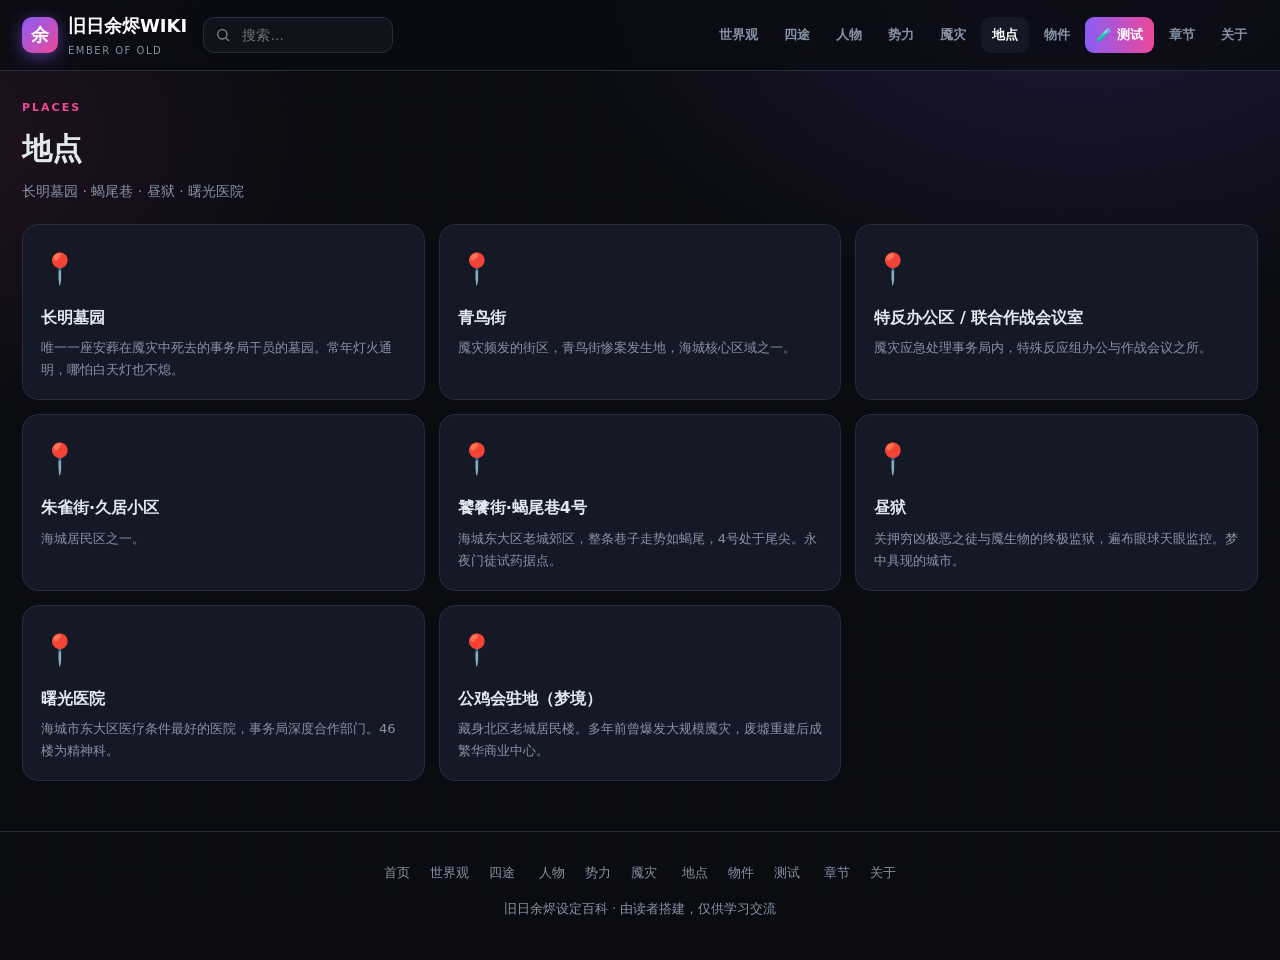
<file: places.html>
<!DOCTYPE html>
<html lang="zh-CN">
<head>
<meta charset="utf-8">
<meta name="viewport" content="width=device-width,initial-scale=1">
<title>地点 | 旧日余烬 WIKI</title>
<link rel="stylesheet" href="assets/style.css">
</head>
<body>
<nav class="nav"><div class="nav-inner">
  <a class="brand" href="index.html"><span class="logo">余</span><div>旧日余烬WIKI<small>EMBER OF OLD</small></div></a>
  <div class="search"><svg width="16" height="16" viewBox="0 0 24 24" fill="none" stroke="currentColor" stroke-width="2"><circle cx="11" cy="11" r="7"/><path d="m21 21-4.3-4.3"/></svg>
    <input id="q" type="text" placeholder="搜索…" oninput="doSearch()"></div>
  <div class="nav-links" id="navLinks"></div>
</div></nav>

<main>
  <div class="page-head"><div class="eyebrow">PLACES</div><h1>地点</h1><p>长明墓园 · 蝎尾巷 · 昼狱 · 曙光医院</p></div>
  
  <div class="grid c3" id="placeGrid"></div>
</main>

<footer><div class="links">
  <a href="index.html">首页</a><a href="world.html">世界观</a><a href="paths.html">四途</a>
  <a href="chars.html">人物</a><a href="factions.html">势力</a><a href="yanzai.html">魇灾</a>
  <a href="places.html">地点</a><a href="items.html">物件</a><a href="quiz.html">测试</a>
  <a href="chapters.html">章节</a><a href="about.html">关于</a>
</div>旧日余烬设定百科 · 由读者搭建，仅供学习交流</footer>
<button id="toTop" onclick="window.scrollTo({top:0,behavior:'smooth'})">↑</button>
<script src="assets/data.js"></script>
<script src="assets/common.js"></script>
<script>
function initPage(){ renderSimple('placeGrid', places, '📍'); observeNums(); }
</script>
</body></html>
</file>
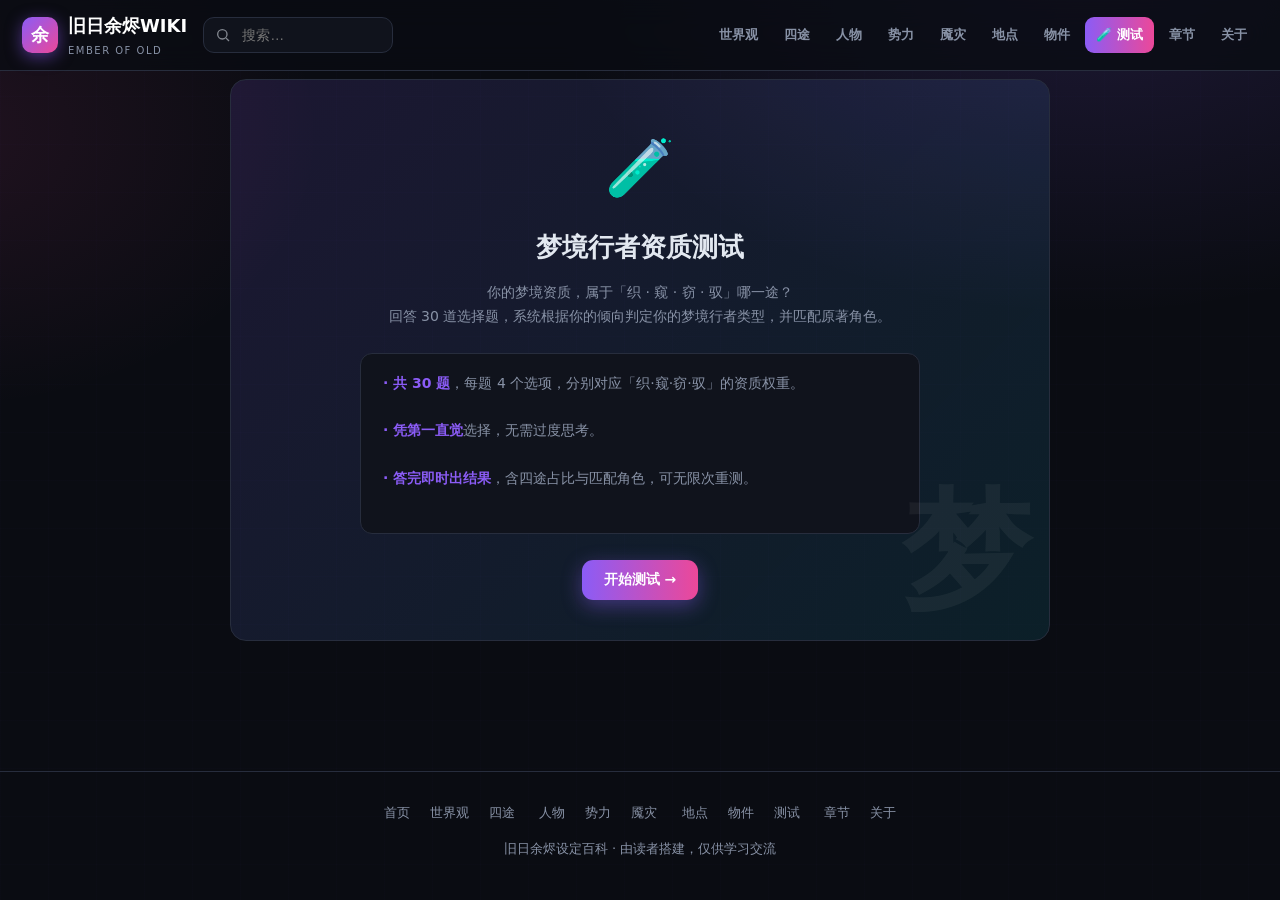
<file: quiz.html>
<!DOCTYPE html>
<html lang="zh-CN">
<head>
<meta charset="utf-8">
<meta name="viewport" content="width=device-width,initial-scale=1">
<title>梦境行者测试 | 旧日余烬 WIKI</title>
<link rel="stylesheet" href="assets/style.css">
</head>
<body>
<nav class="nav"><div class="nav-inner">
  <a class="brand" href="index.html"><span class="logo">余</span><div>旧日余烬WIKI<small>EMBER OF OLD</small></div></a>
  <div class="search"><svg width="16" height="16" viewBox="0 0 24 24" fill="none" stroke="currentColor" stroke-width="2"><circle cx="11" cy="11" r="7"/><path d="m21 21-4.3-4.3"/></svg>
    <input id="q" type="text" placeholder="搜索…" oninput="doSearch()"></div>
  <div class="nav-links" id="navLinks"></div></div></nav>

<main class="quiz-wrap">
  <!-- 开始页 -->
  <div id="quizStart" class="quiz-start">
    <div class="big">🧪</div>
    <h1>梦境行者资质测试</h1>
    <p>你的梦境资质，属于「织 · 窥 · 窃 · 驭」哪一途？<br>回答 30 道选择题，系统根据你的倾向判定你的梦境行者类型，并匹配原著角色。</p>
    <div class="rules">
      <p><b>· 共 30 题</b>，每题 4 个选项，分别对应「织·窥·窃·驭」的资质权重。</p>
      <p><b>· 凭第一直觉</b>选择，无需过度思考。</p>
      <p><b>· 答完即时出结果</b>，含四途占比与匹配角色，可无限次重测。</p>
    </div>
    <button class="btn btn-primary" onclick="startQuiz()">开始测试 →</button>
  </div>

  <!-- 答题卡 -->
  <div id="quizCard" class="quiz-card" style="display:none">
    <div class="quiz-progress">
      <div class="bar-wrap"><div class="bar" id="bar"></div></div>
      <div class="num" id="num">0 / 30</div>
    </div>
    <div class="q-text" id="qText"></div>
    <div class="q-sub">请凭第一直觉选择，四个选项分别对应「织·窥·窃·驭」的资质倾向。</div>
    <div class="q-options" id="qOpts"></div>
  </div>

  <!-- 结果 -->
  <div id="quizResult"></div>
</main>

<footer><div class="links">
  <a href="index.html">首页</a><a href="world.html">世界观</a><a href="paths.html">四途</a>
  <a href="chars.html">人物</a><a href="factions.html">势力</a><a href="yanzai.html">魇灾</a>
  <a href="places.html">地点</a><a href="items.html">物件</a><a href="quiz.html">测试</a>
  <a href="chapters.html">章节</a><a href="about.html">关于</a>
</div>旧日余烬设定百科 · 由读者搭建，仅供学习交流</footer>
<button id="toTop" onclick="window.scrollTo({top:0,behavior:'smooth'})">↑</button>

<script src="assets/data.js"></script>
<script src="assets/common.js"></script>
<script>
let cur = 0, scores = {w:0,p:0,s:0,r:0};

function startQuiz(){
  cur = 0; scores = {w:0,p:0,s:0,r:0};
  document.getElementById('quizStart').style.display = 'none';
  document.getElementById('quizResult').innerHTML = '';
  document.getElementById('quizCard').style.display = 'block';
  renderQ();
  window.scrollTo({top:0,behavior:'smooth'});
}

function renderQ(){
  const d = questions[cur];
  document.getElementById('bar').style.width = (cur/questions.length*100) + '%';
  document.getElementById('num').textContent = (cur+1) + ' / ' + questions.length;
  document.getElementById('qText').textContent = (cur+1) + '. ' + d.q;
  const opts = document.getElementById('qOpts');
  opts.innerHTML = d.o.map((t,i)=>`<button class="q-opt" onclick="pick(${i})">
    <span class="letter">${"ABCD"[i]}</span>
    <span class="o-text">${t}<span class="o-w">→ ${"织·窥·窃·驭"[i]}</span></span>
  </button>`).join("");
}

function pick(i){
  const map = {0:"w",1:"p",2:"s",3:"r"};
  scores[map[i]] += 1;
  cur++;
  if(cur >= questions.length){ renderResult(); return; }
  renderQ();
}

function maxKey(){ return Object.keys(scores).reduce((a,b)=> scores[a]>=scores[b]?a:b); }

function renderResult(){
  document.getElementById('quizCard').style.display = 'none';
  const mk = maxKey();
  const main = PATH_RESULTS[mk];
  const sorted = Object.keys(scores).sort((a,b)=>scores[b]-scores[a]);
  const sec = PATH_RESULTS[sorted[1]];
  const totalScore = questions.length;
  const box = document.getElementById('quizResult');
  box.innerHTML = `
    <div class="quiz-card">
      <div class="result-types">
        ${["w","p","s","r"].map(k=>{
          const p = Math.round(scores[k]/totalScore*100);
          return `<div class="card result-type" style="cursor:default">
            <div class="p-icon">${PATH_RESULTS[k].emoji}</div>
            <div class="p-key" style="background:transparent;color:inherit">${PATH_RESULTS[k].name}</div>
            <div class="pct" style="color:${PATH_RESULTS[k].color}">${scores[k]}票 · ${p}%</div>
            <div class="bar-wrap"><div class="bar" data-p="${p}" style="background:${PATH_RESULTS[k].color}"></div></div>
          </div>`;
        }).join("")}
      </div>
      <div class="result-main">
        <div class="big">${main.emoji}</div>
        <h3 style="background:linear-gradient(90deg,${main.color},var(--accent2));-webkit-background-clip:text;background-clip:text;color:transparent">你是「${main.name}」</h3>
        <div class="sub">${main.name} · 梦境行者资质匹配度最高</div>
      </div>
      <div class="result-desc">
        <h4>${main.emoji} ${main.name} · 资质解读</h4>
        <p style="color:#cdd5e3;margin-top:8px">${main.desc}</p>
        <p style="margin-top:10px"><b style="color:${sec.color}">次要倾向：${sec.name}</b>（${scores[sec.key]}票）—— 你也有 ${sec.name} 的潜力，可作为辅助发展。</p>
        <p style="margin-top:10px;color:var(--accent3)">${main.match}</p>
        <p style="margin-top:8px;color:var(--muted);font-size:13px">${main.strengths}</p>
      </div>
      <div class="result-actions">
        <button class="btn btn-primary" onclick="startQuiz()">🔄 再测一次</button>
        <a class="btn btn-ghost" href="chars.html">查看匹配角色 →</a>
      </div>
    </div>`;
  setTimeout(()=>{ box.querySelectorAll('.result-type .bar').forEach(b=>{ b.style.width = b.dataset.p + '%'; }); }, 80);
}

// 页面初始化（导航高亮）
function initPage(){}
</script></body></html>
</file>
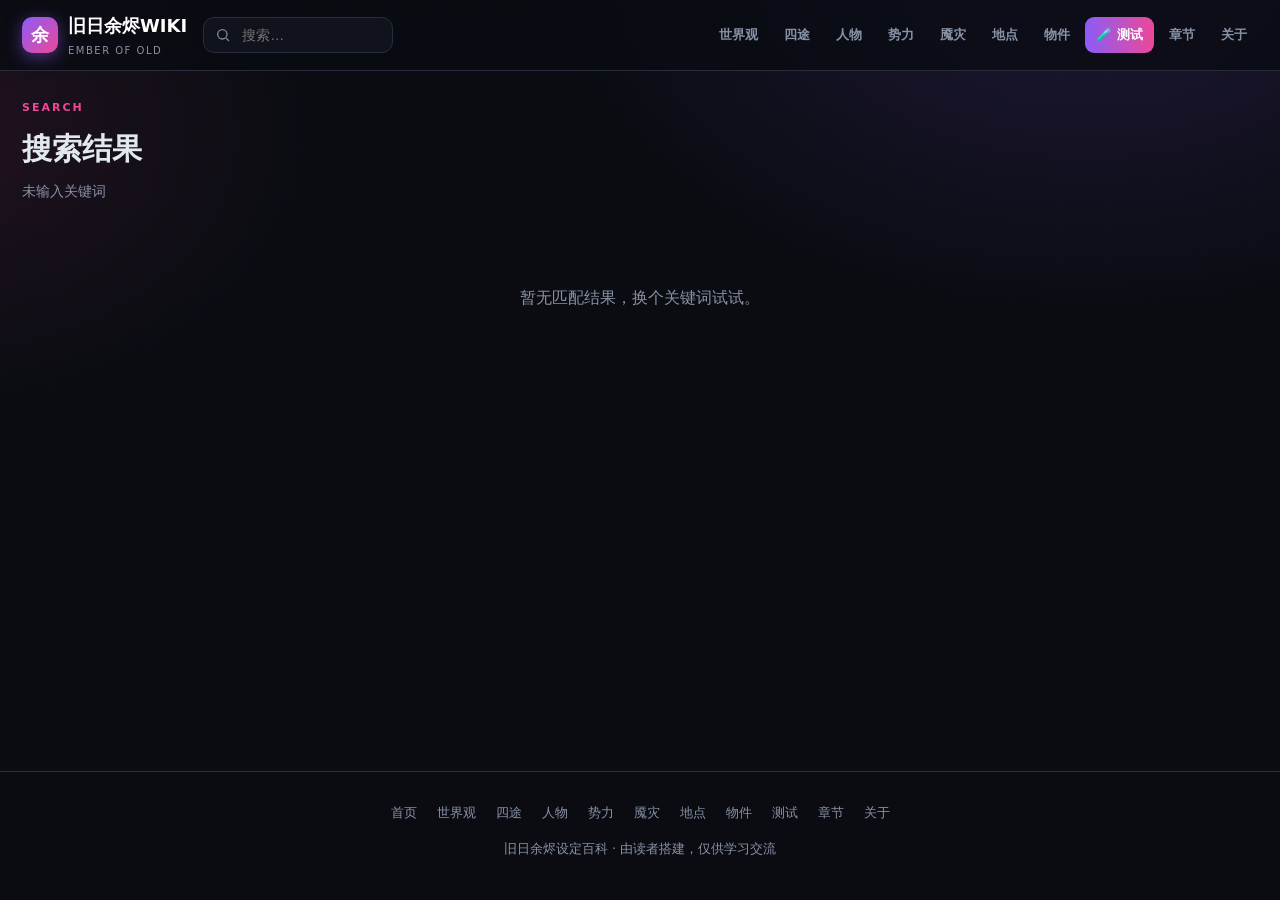
<file: search.html>
<!DOCTYPE html>
<html lang="zh-CN"><head><meta charset="utf-8"><meta name="viewport" content="width=device-width,initial-scale=1">
<title>搜索 | 旧日余烬 WIKI</title><link rel="stylesheet" href="assets/style.css"></head><body>
<nav class="nav"><div class="nav-inner">
  <a class="brand" href="index.html"><span class="logo">余</span><div>旧日余烬WIKI<small>EMBER OF OLD</small></div></a>
  <div class="search"><svg width="16" height="16" viewBox="0 0 24 24" fill="none" stroke="currentColor" stroke-width="2"><circle cx="11" cy="11" r="7"/><path d="m21 21-4.3-4.3"/></svg>
    <input id="q" type="text" placeholder="搜索…" oninput="doSearch()"></div>
  <div class="nav-links" id="navLinks"></div></div></nav>
<main>
<div class="page-head"><div class="eyebrow">SEARCH</div><h1>搜索结果</h1><p id="queryLine"></p></div>
<div class="grid c2" id="resultsGrid"></div>
<div class="empty" id="empty" style="display:none">暂无匹配结果，换个关键词试试。</div>
</main>
<footer><div class="links"><a href="index.html">首页</a><a href="world.html">世界观</a><a href="paths.html">四途</a><a href="chars.html">人物</a><a href="factions.html">势力</a><a href="yanzai.html">魇灾</a><a href="places.html">地点</a><a href="items.html">物件</a><a href="quiz.html">测试</a><a href="chapters.html">章节</a><a href="about.html">关于</a></div>旧日余烬设定百科 · 由读者搭建，仅供学习交流</footer>
<button id="toTop" onclick="window.scrollTo({top:0,behavior:'smooth'})">↑</button>
<script src="assets/data.js"></script><script src="assets/common.js"></script>
<script>
function initPage(){
  const params = new URLSearchParams(location.search);
  const q = (params.get('q')||'').trim().toLowerCase();
  document.getElementById('q').value = q;
  document.getElementById('queryLine').textContent = q ? `关键词：「${q}」` : '未输入关键词';
  const grid = document.getElementById('resultsGrid');
  if(!q){ grid.innerHTML=''; document.getElementById('empty').style.display='block'; return; }
  const hits = getIdx().filter(x=>x.title.toLowerCase().includes(q)||x.desc.toLowerCase().includes(q));
  grid.innerHTML = hits.length ? hits.map(h=>`
    <a class="card" href="${pageFor(h.cat)}" style="text-decoration:none;display:block">
      <div class="icon">🔍</div><h3>${h.title}</h3><p><small style="color:var(--accent3)">${h.type}</small> · ${strip(h.desc,120)}</p>
    </a>`).join('') : '';
  document.getElementById('empty').style.display = hits.length?'none':'block';
}
</script></body></html>
</file>
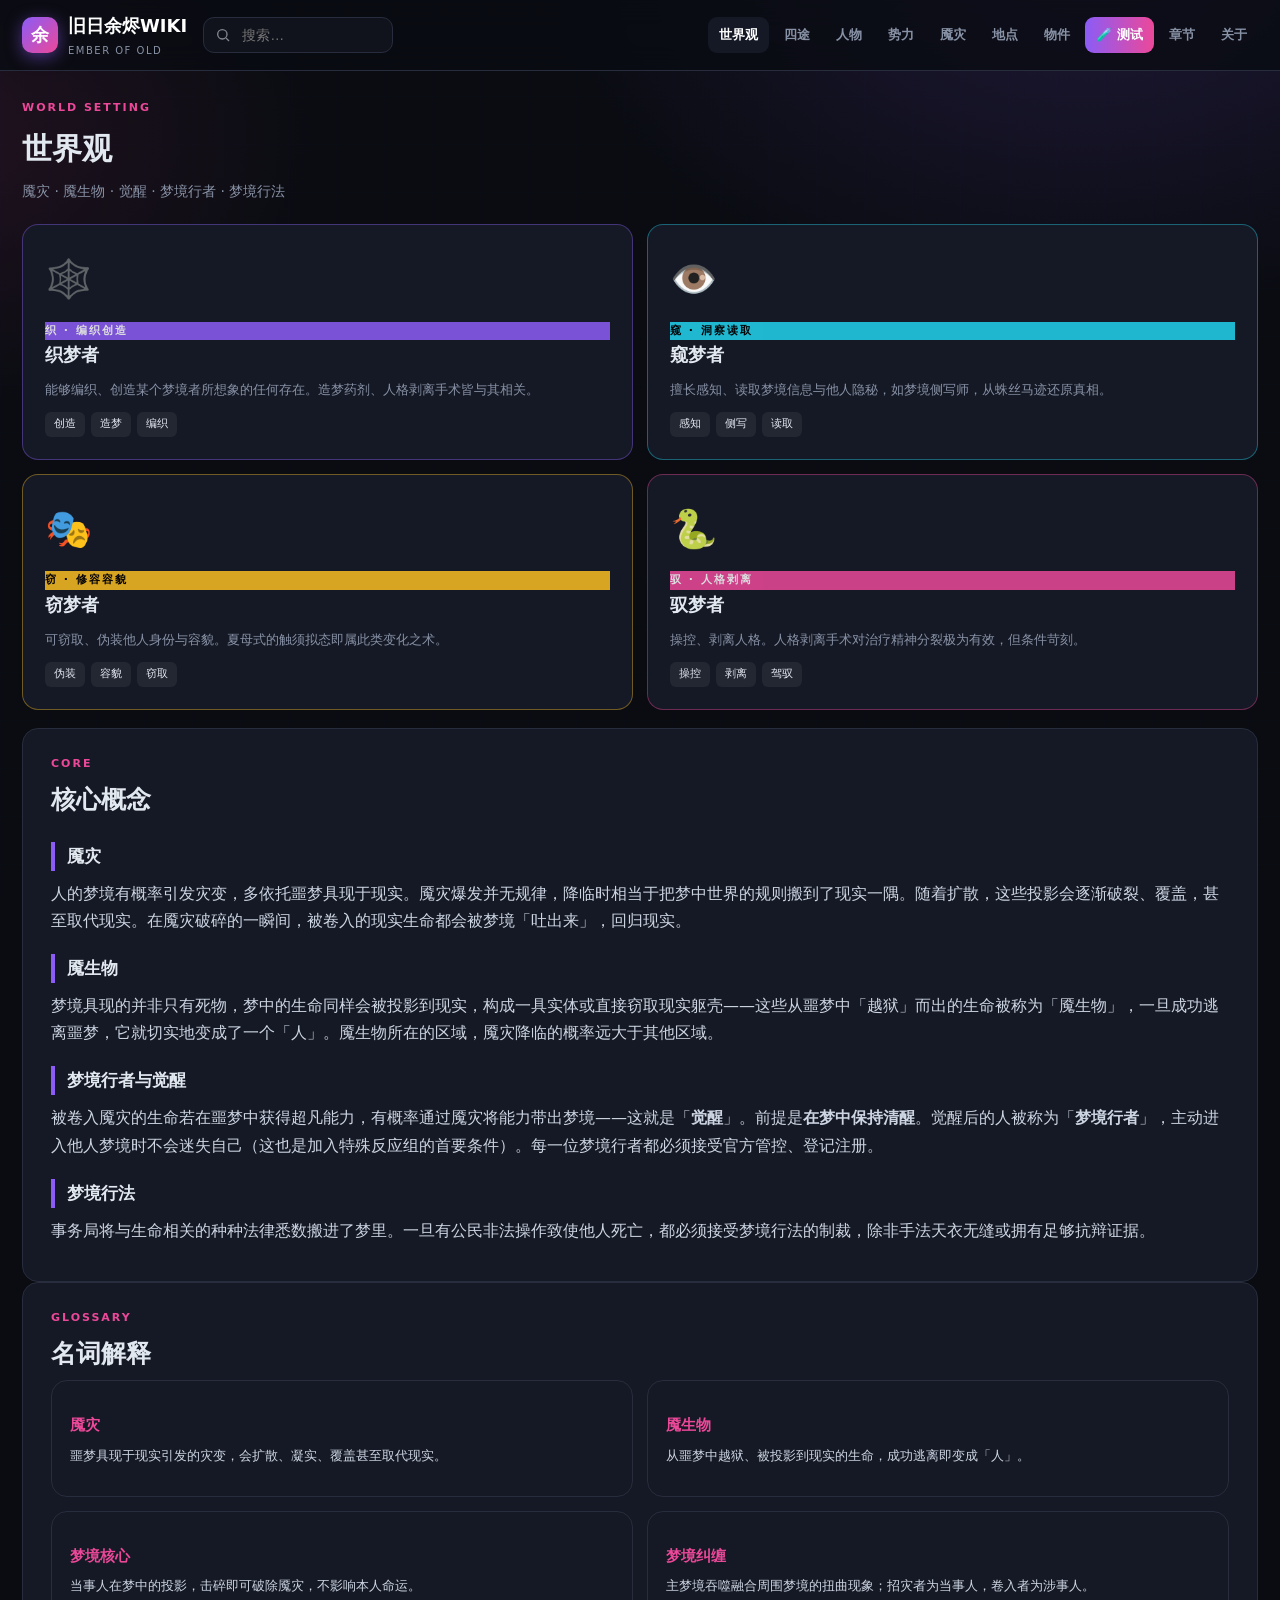
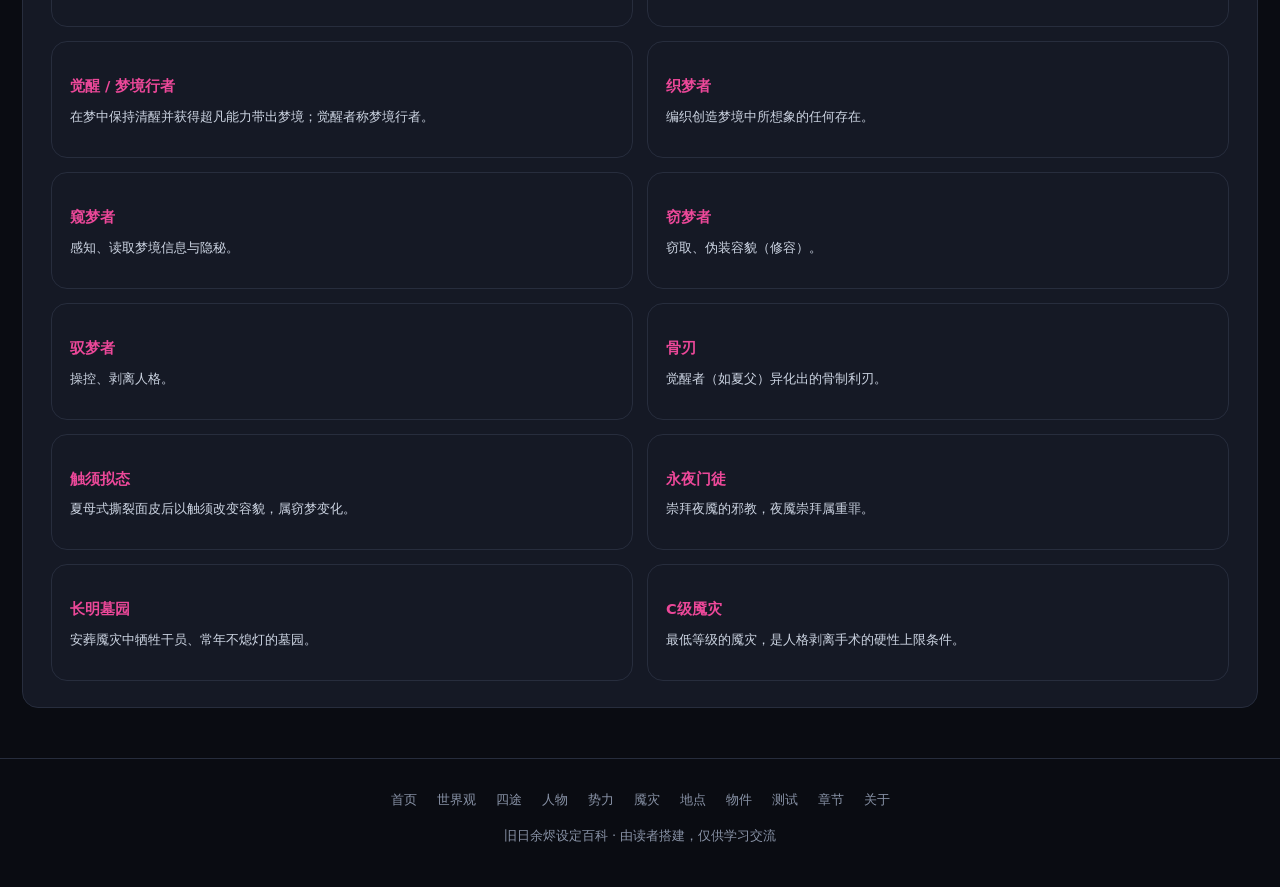
<file: world.html>
<!DOCTYPE html>
<html lang="zh-CN"><head><meta charset="utf-8"><meta name="viewport" content="width=device-width,initial-scale=1">
<title>世界观 | 旧日余烬 WIKI</title><link rel="stylesheet" href="assets/style.css"></head><body>
<nav class="nav"><div class="nav-inner">
  <a class="brand" href="index.html"><span class="logo">余</span><div>旧日余烬WIKI<small>EMBER OF OLD</small></div></a>
  <div class="search"><svg width="16" height="16" viewBox="0 0 24 24" fill="none" stroke="currentColor" stroke-width="2"><circle cx="11" cy="11" r="7"/><path d="m21 21-4.3-4.3"/></svg>
    <input id="q" type="text" placeholder="搜索…" oninput="doSearch()"></div>
  <div class="nav-links" id="navLinks"></div></div></nav>
<main>
<div class="page-head"><div class="eyebrow">WORLD SETTING</div><h1>世界观</h1><p>魇灾 · 魇生物 · 觉醒 · 梦境行者 · 梦境行法</p></div>
<div class="grid c2" id="pathMini"></div>
<div class="entry" style="margin-top:18px">
  <div class="eyebrow">CORE</div><h1>核心概念</h1>
  <h2>魇灾</h2><p>人的梦境有概率引发灾变，多依托噩梦具现于现实。魇灾爆发并无规律，降临时相当于把梦中世界的规则搬到了现实一隅。随着扩散，这些投影会逐渐破裂、覆盖，甚至取代现实。在魇灾破碎的一瞬间，被卷入的现实生命都会被梦境「吐出来」，回归现实。</p>
  <h2>魇生物</h2><p>梦境具现的并非只有死物，梦中的生命同样会被投影到现实，构成一具实体或直接窃取现实躯壳——这些从噩梦中「越狱」而出的生命被称为「魇生物」，一旦成功逃离噩梦，它就切实地变成了一个「人」。魇生物所在的区域，魇灾降临的概率远大于其他区域。</p>
  <h2>梦境行者与觉醒</h2><p>被卷入魇灾的生命若在噩梦中获得超凡能力，有概率通过魇灾将能力带出梦境——这就是「<b>觉醒</b>」。前提是<b>在梦中保持清醒</b>。觉醒后的人被称为「<b>梦境行者</b>」，主动进入他人梦境时不会迷失自己（这也是加入特殊反应组的首要条件）。每一位梦境行者都必须接受官方管控、登记注册。</p>
  <h2>梦境行法</h2><p>事务局将与生命相关的种种法律悉数搬进了梦里。一旦有公民非法操作致使他人死亡，都必须接受梦境行法的制裁，除非手法天衣无缝或拥有足够抗辩证据。</p>
</div>
<div class="entry">
  <div class="eyebrow">GLOSSARY</div><h1>名词解释</h1>
  <div class="grid c2" id="termsBox"></div>
</div>
</main>
<footer><div class="links"><a href="index.html">首页</a><a href="world.html">世界观</a><a href="paths.html">四途</a><a href="chars.html">人物</a><a href="factions.html">势力</a><a href="yanzai.html">魇灾</a><a href="places.html">地点</a><a href="items.html">物件</a><a href="quiz.html">测试</a><a href="chapters.html">章节</a><a href="about.html">关于</a></div>旧日余烬设定百科 · 由读者搭建，仅供学习交流</footer>
<button id="toTop" onclick="window.scrollTo({top:0,behavior:'smooth'})">↑</button>
<script src="assets/data.js"></script><script src="assets/common.js"></script>
<script>
function initPage(){
  document.getElementById('pathMini').innerHTML = paths.map(p=>`<div class="path-card ${p.cls}"><div class="p-icon">${p.emoji}</div><div class="p-key">${p.sub}</div><h3>${p.name}</h3><p>${p.desc}</p><div class="p-tags">${p.tags.map(t=>`<span>${t}</span>`).join('')}</div></div>`).join('');
  document.getElementById('termsBox').innerHTML = Object.entries(terms).map(([k,v])=>`<div class="card"><h3 style="color:var(--accent2)">${k}</h3><p>${v}</p></div>`).join('');
  observeNums();
}
</script></body></html>
</file>
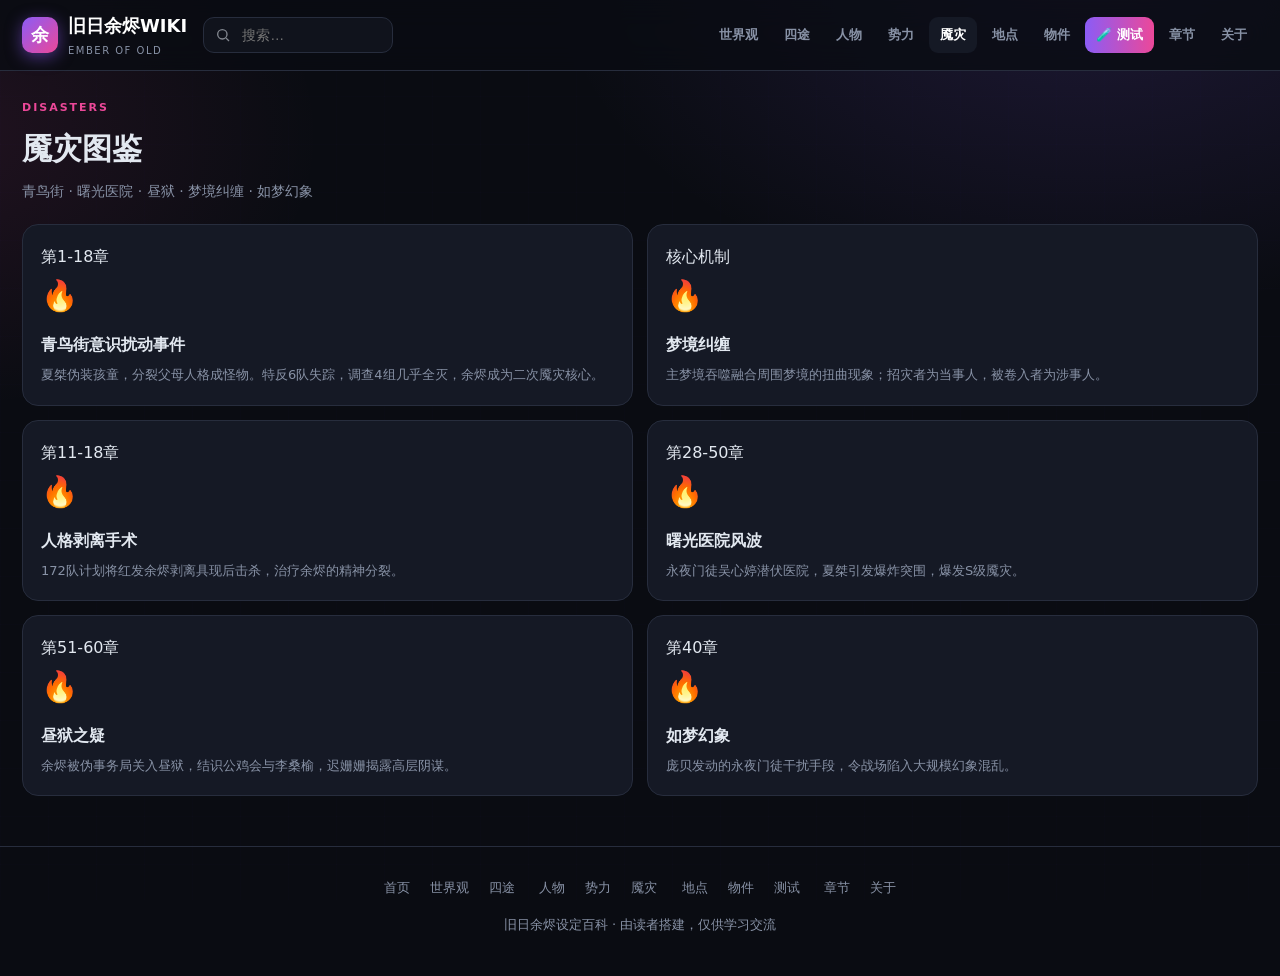
<file: yanzai.html>
<!DOCTYPE html>
<html lang="zh-CN">
<head>
<meta charset="utf-8">
<meta name="viewport" content="width=device-width,initial-scale=1">
<title>魇灾 | 旧日余烬 WIKI</title>
<link rel="stylesheet" href="assets/style.css">
</head>
<body>
<nav class="nav"><div class="nav-inner">
  <a class="brand" href="index.html"><span class="logo">余</span><div>旧日余烬WIKI<small>EMBER OF OLD</small></div></a>
  <div class="search"><svg width="16" height="16" viewBox="0 0 24 24" fill="none" stroke="currentColor" stroke-width="2"><circle cx="11" cy="11" r="7"/><path d="m21 21-4.3-4.3"/></svg>
    <input id="q" type="text" placeholder="搜索…" oninput="doSearch()"></div>
  <div class="nav-links" id="navLinks"></div>
</div></nav>

<main>
  <div class="page-head"><div class="eyebrow">DISASTERS</div><h1>魇灾图鉴</h1><p>青鸟街 · 曙光医院 · 昼狱 · 梦境纠缠 · 如梦幻象</p></div>
  
  <div class="grid c2" id="yanzaiGrid"></div>
</main>

<footer><div class="links">
  <a href="index.html">首页</a><a href="world.html">世界观</a><a href="paths.html">四途</a>
  <a href="chars.html">人物</a><a href="factions.html">势力</a><a href="yanzai.html">魇灾</a>
  <a href="places.html">地点</a><a href="items.html">物件</a><a href="quiz.html">测试</a>
  <a href="chapters.html">章节</a><a href="about.html">关于</a>
</div>旧日余烬设定百科 · 由读者搭建，仅供学习交流</footer>
<button id="toTop" onclick="window.scrollTo({top:0,behavior:'smooth'})">↑</button>
<script src="assets/data.js"></script>
<script src="assets/common.js"></script>
<script>
function initPage(){
  document.getElementById('yanzaiGrid').innerHTML = yanzai.map(y=>`
    <div class="card"><span class="top">${y.tag}</span><div class="icon">🔥</div><h3>${y.name}</h3><p>${y.desc}</p></div>`).join("");
  observeNums();
}
</script>
</body></html>
</file>
<file: assets/style.css>
:root{
  --bg:#0a0c12;--bg2:#10131c;--panel:#151925;--panel2:#1c2030;
  --line:#272d3d;--text:#e2e8f0;--muted:#8892a6;
  --accent:#8b5cf6;--accent2:#ec4899;--accent3:#22d3ee;--accent4:#fbbf24;
  --weave:#8b5cf6;--peek:#22d3ee;--steal:#fbbf24;--ride:#ec4899;
  --shadow:0 10px 40px rgba(0,0,0,.5);
  --radius:16px;
}
*{box-sizing:border-box;margin:0;padding:0}
html{scroll-behavior:smooth}
body{background:var(--bg);color:var(--text);
  font-family:"Noto Sans SC","Microsoft YaHei","PingFang SC",system-ui,sans-serif;
  line-height:1.7;-webkit-font-smoothing:antialiased;overflow-x:hidden;min-height:100vh;display:flex;flex-direction:column}
body::before{content:"";position:fixed;inset:0;z-index:-2;
  background:radial-gradient(900px 600px at 85% -5%,rgba(139,92,246,.16),transparent 60%),
             radial-gradient(700px 500px at -5% 15%,rgba(236,72,153,.10),transparent 55%),var(--bg)}
body::after{content:"";position:fixed;inset:0;z-index:-1;pointer-events:none;opacity:.35;
  background-image:linear-gradient(rgba(139,92,246,.04) 1px,transparent 1px),
                   linear-gradient(90deg,rgba(139,92,246,.04) 1px,transparent 1px);
  background-size:48px 48px}
a{color:var(--accent3);text-decoration:none}
::selection{background:var(--accent);color:#fff}

#scrollBar{position:fixed;top:0;left:0;height:3px;background:linear-gradient(90deg,var(--accent),var(--accent2));z-index:999;width:0}

.nav{position:sticky;top:0;z-index:100;backdrop-filter:blur(14px);background:rgba(10,12,18,.78);border-bottom:1px solid var(--line)}
.nav-inner{max-width:1320px;margin:0 auto;padding:11px 22px;display:flex;align-items:center;gap:16px;flex-wrap:wrap}
.brand{display:flex;align-items:center;gap:10px;text-decoration:none;color:#fff;font-weight:800;font-size:18px;white-space:nowrap}
.logo{width:36px;height:36px;border-radius:10px;background:linear-gradient(135deg,var(--accent),var(--accent2));display:grid;place-items:center;font-size:18px;font-weight:900;box-shadow:0 4px 16px rgba(139,92,246,.5)}
.brand small{display:block;font-weight:500;font-size:10px;color:var(--muted);letter-spacing:1.5px}
.search{position:relative}
.search input{width:190px;padding:9px 14px 9px 38px;border-radius:11px;border:1px solid var(--line);background:var(--bg2);color:var(--text);font-size:14px;outline:none}
.search input:focus{border-color:var(--accent)}
.search svg{position:absolute;left:12px;top:50%;transform:translateY(-50%);opacity:.55}
#results{position:absolute;top:calc(100% + 6px);left:0;width:360px;max-width:90vw;border:1px solid var(--line);border-radius:12px;background:var(--bg2);overflow:hidden;display:none;z-index:200;max-height:60vh;overflow-y:auto}
#results.show{display:block}
#results a{display:block;padding:10px 15px;border-bottom:1px solid var(--line);font-size:13.5px}
#results a small{display:block;color:var(--muted);font-size:11px}
.nav-links{display:flex;gap:4px;flex-wrap:wrap;margin-left:auto}
.nav-links a{padding:7px 11px;border-radius:9px;font-size:13px;color:var(--muted);font-weight:600;transition:.15s;white-space:nowrap}
.nav-links a:hover,.nav-links a.active{color:#fff;background:var(--panel)}
.nav-links a.cta{background:linear-gradient(90deg,var(--accent),var(--accent2));color:#fff}

main{flex:1;max-width:1320px;margin:0 auto;padding:24px 22px 50px;width:100%}

.hero{position:relative;overflow:hidden;border-radius:20px;padding:42px 36px;margin-bottom:22px;
  background:radial-gradient(circle at 88% 15%,rgba(236,72,153,.35),transparent 45%),
             linear-gradient(120deg,#1a0b2e 0%,#0f1b35 55%,#0a0c12 100%);border:1px solid var(--line);box-shadow:var(--shadow)}
.hero::after{content:"余烬";position:absolute;right:26px;bottom:-16px;font-size:120px;font-weight:900;color:rgba(255,255,255,.05);letter-spacing:6px;pointer-events:none}
.badge-new{display:inline-block;padding:4px 11px;border-radius:20px;font-size:11px;font-weight:700;background:rgba(251,191,36,.15);color:var(--accent4);border:1px solid rgba(251,191,36,.4);margin-bottom:14px}
.breadcrumb{font-size:13px;color:var(--muted);margin-bottom:12px}
.breadcrumb b{color:var(--accent3)}
.hero h1{font-size:clamp(26px,4.5vw,46px);font-weight:900;line-height:1.18;margin-bottom:12px;background:linear-gradient(90deg,#fff 30%,var(--accent2) 72%);-webkit-background-clip:text;background-clip:text;color:transparent}
.hero .sub{color:var(--muted);font-size:15px;max-width:740px}
.hero-meta{display:flex;gap:10px;flex-wrap:wrap;margin-top:20px}
.tag-pill{padding:6px 13px;border-radius:20px;font-size:12.5px;font-weight:700;background:rgba(255,255,255,.07);border:1px solid var(--line)}
.tag-pill.hot{background:linear-gradient(90deg,var(--accent),var(--accent2));border:none;color:#fff}
.hero-actions{display:flex;gap:12px;margin-top:22px;flex-wrap:wrap}
.btn{padding:11px 22px;border-radius:11px;font-size:14px;font-weight:700;border:none;cursor:pointer;transition:.2s;font-family:inherit;display:inline-block;text-align:center}
.btn-primary{background:linear-gradient(90deg,var(--accent),var(--accent2));color:#fff;box-shadow:0 6px 20px rgba(139,92,246,.4)}
.btn-primary:hover{transform:translateY(-2px);box-shadow:0 10px 26px rgba(139,92,246,.55)}
.btn-ghost{background:rgba(255,255,255,.06);color:var(--text);border:1px solid var(--line)}
.btn-ghost:hover{border-color:var(--accent)}
.btn-sm{padding:7px 15px;font-size:13px;border-radius:9px}

.stats{display:grid;grid-template-columns:repeat(4,1fr);gap:14px;margin-bottom:24px}
.stat{background:var(--panel);border:1px solid var(--line);border-radius:var(--radius);padding:18px 20px;text-decoration:none;color:var(--text);transition:.2s;display:block}
.stat:hover{border-color:var(--accent);transform:translateY(-3px)}
.stat::before{content:"";display:block;width:40px;height:3px;border-radius:2px;background:linear-gradient(var(--accent),var(--accent2));margin-bottom:10px}
.stat .num{font-size:30px;font-weight:900;background:linear-gradient(90deg,var(--accent3),var(--accent));-webkit-background-clip:text;background-clip:text;color:transparent}
.stat .lab{font-size:12.5px;color:var(--muted);margin-top:2px}

section{margin-bottom:28px}
.sec-head{display:flex;align-items:center;justify-content:space-between;margin-bottom:14px;flex-wrap:wrap;gap:10px}
.sec-head h1,.sec-head h2{font-size:24px;font-weight:900;display:flex;align-items:center;gap:10px}
.sec-head h2 .bar{width:5px;height:22px;border-radius:3px;background:linear-gradient(var(--accent),var(--accent2))}
.sec-head .desc{width:100%;font-size:13px;color:var(--muted);margin-top:4px}
.page-head{margin:4px 0 20px}
.page-head .eyebrow{font-size:11px;color:var(--accent2);letter-spacing:2px;font-weight:700}
.page-head h1{font-size:30px;margin:6px 0 6px}
.page-head p{color:var(--muted);font-size:14px;max-width:820px}

.grid{display:grid;gap:14px}
.grid.c4{grid-template-columns:repeat(4,1fr)}
.grid.c3{grid-template-columns:repeat(3,1fr)}
.grid.c2{grid-template-columns:repeat(2,1fr)}
.card{background:var(--panel);border:1px solid var(--line);border-radius:var(--radius);padding:18px;transition:.2s;position:relative;overflow:hidden}
.card:hover{border-color:var(--accent);transform:translateY(-3px)}
.card .icon{font-size:30px;margin-bottom:10px}
.card h3{font-size:16px;margin-bottom:6px}
.card p{font-size:13px;color:var(--muted)}

/* 通用列表页 */
.list-toolbar{display:flex;gap:12px;flex-wrap:wrap;align-items:center;margin-bottom:16px}
.chip{padding:6px 14px;border-radius:20px;font-size:13px;background:var(--bg2);border:1px solid var(--line);color:var(--muted);cursor:pointer;transition:.15s}
.chip:hover{border-color:var(--accent)}
.chip.active{background:linear-gradient(90deg,var(--accent),var(--accent2));color:#fff;border-color:transparent}

.empty{text-align:center;padding:60px 20px;color:var(--muted)}

/* 人物卡 */
.char{background:var(--panel);border:1px solid var(--line);border-radius:var(--radius);overflow:hidden;transition:.2s}
.char:hover{border-color:var(--accent2);transform:translateY(-3px)}
.char .thumb{height:110px;position:relative;display:grid;place-items:center;font-size:48px}
.char .thumb::before{content:"";position:absolute;inset:0;background:linear-gradient(160deg,var(--g1,#4c1d95),var(--g2,#0f172a))}
.char .info{padding:13px}
.char .info h3{font-size:14.5px;margin-bottom:2px}
.char .info .role{font-size:11px;color:var(--accent2);font-weight:700}
.char .info .aff{font-size:11px;color:var(--accent3);margin-top:1px}
.char .info p{font-size:12px;color:var(--muted);margin-top:6px;display:-webkit-box;-webkit-line-clamp:3;-webkit-box-orient:vertical;overflow:hidden}

/* 详情弹窗 */
.modal{position:fixed;inset:0;z-index:500;background:rgba(0,0,0,.7);backdrop-filter:blur(4px);display:none;align-items:center;justify-content:center;padding:20px}
.modal.show{display:flex}
.modal-box{background:var(--bg);border:1px solid var(--line);border-radius:18px;max-width:640px;width:100%;max-height:88vh;overflow-y:auto;padding:0;box-shadow:var(--shadow)}
.modal-box .m-head{padding:22px 26px 0;position:sticky;top:0;background:var(--bg)}
.modal-box .m-close{position:absolute;top:18px;right:20px;width:34px;height:34px;border-radius:50%;border:1px solid var(--line);background:var(--bg2);color:var(--text);cursor:pointer;font-size:18px}
.modal-box .m-body{padding:8px 26px 26px}
.m-thumb{height:130px;border-radius:14px;position:relative;display:grid;place-items:center;font-size:60px;margin-bottom:16px}
.m-thumb::before{content:"";position:absolute;inset:0;border-radius:14px;background:linear-gradient(160deg,var(--g1,#4c1d95),var(--g2,#0f172a))}
.modal-box h2{font-size:22px;margin-bottom:4px}
.modal-box .m-role{color:var(--accent2);font-size:13px;font-weight:700}
.modal-box .m-aff{color:var(--accent3);font-size:12px;margin-bottom:14px}
.modal-box .m-desc{color:#cdd5e3;margin-bottom:16px}
.modal-box h4{font-size:13px;color:var(--accent);margin:14px 0 6px}
.modal-box dl{display:grid;grid-template-columns:90px 1fr;gap:6px 14px;font-size:13px}
.modal-box dt{color:var(--muted)}

/* 四途 */
.path-card{background:var(--panel);border:1px solid var(--line);border-radius:var(--radius);padding:22px;transition:.25s;position:relative;overflow:hidden}
.path-card::before{content:"";position:absolute;top:0;left:0;right:0;height:3px;opacity:0;transition:.25s}
.path-card:hover{transform:translateY(-4px)}
.path-card:hover::before{opacity:1}
.path-card .p-icon{font-size:38px;margin-bottom:10px}
.path-card h3{font-size:18px;margin-bottom:4px}
.path-card .p-key{font-size:11px;letter-spacing:2px;font-weight:800;opacity:.85}
.path-card p{font-size:12.5px;color:var(--muted);margin-top:8px}
.path-card .p-tags{display:flex;gap:6px;flex-wrap:wrap;margin-top:12px}
.path-card .p-tags span{padding:3px 9px;border-radius:6px;font-size:11px;background:rgba(255,255,255,.06)}
.path-weave{border-color:rgba(139,92,246,.4)} .path-weave::before,.path-weave .p-key{background:var(--weave);color:#fff}
.path-peek{border-color:rgba(34,211,238,.4)} .path-peek::before,.path-peek .p-key{background:var(--peek);color:#000}
.path-steal{border-color:rgba(251,191,36,.4)} .path-steal::before,.path-steal .p-key{background:var(--accent4);color:#000}
.path-ride{border-color:rgba(236,72,153,.4)} .path-ride::before,.path-ride .p-key{background:var(--accent2);color:#fff}

/* 词条正文（世界观/势力详情用） */
.entry{background:var(--panel);border:1px solid var(--line);border-radius:var(--radius);padding:26px 28px}
.entry .eyebrow{font-size:11px;color:var(--accent2);letter-spacing:2px;font-weight:700}
.entry h1{font-size:25px;margin:6px 0 4px}
.entry .aka{color:var(--muted);font-size:13px;margin-bottom:16px}
.infobox{float:right;width:260px;margin:0 0 18px 22px;border:1px solid var(--line);border-radius:12px;overflow:hidden;background:var(--bg2)}
.infobox .hd{padding:11px 14px;font-weight:800;background:linear-gradient(90deg,var(--accent),var(--accent2))}
.infobox table{width:100%;font-size:12.5px}
.infobox td{padding:8px 13px;border-bottom:1px solid var(--line);vertical-align:top}
.infobox td:first-child{color:var(--muted);width:78px;white-space:nowrap}
.entry h2{font-size:17px;margin:20px 0 9px;padding-left:12px;border-left:4px solid var(--accent)}
.entry h3{font-size:14.5px;margin:14px 0 7px;color:var(--accent3)}
.entry p{margin-bottom:11px;color:#cdd5e3}
.entry ul{padding-left:22px;margin-bottom:11px}
.entry li{margin-bottom:5px}
.entry .quote{border-left:3px solid var(--accent2);padding:10px 16px;background:rgba(236,72,153,.06);border-radius:0 10px 10px 0;font-style:italic;color:#d8dde8;margin:12px 0}
.clear{clear:both}
.cite{font-size:11px;color:var(--muted);vertical-align:super}

/* 时间线 */
.timeline{position:relative;padding-left:26px}
.timeline::before{content:"";position:absolute;left:7px;top:6px;bottom:6px;width:2px;background:linear-gradient(var(--accent),var(--accent2))}
.tl-item{position:relative;margin-bottom:16px}
.tl-item::before{content:"";position:absolute;left:-22px;top:6px;width:12px;height:12px;border-radius:50%;background:var(--accent3);box-shadow:0 0 0 3px rgba(34,211,238,.2)}
.tl-item .t{font-size:11.5px;color:var(--accent2);font-weight:700}
.tl-item p{font-size:13px;color:#cdd5e3}

/* 章节 */
.vol-group{margin-bottom:10px;font-size:12px;color:var(--accent4);font-weight:700;padding:4px 2px}
.chapter-list{background:var(--panel);border:1px solid var(--line);border-radius:var(--radius);overflow:hidden}
.chapter-list .row{display:grid;grid-template-columns:60px 1fr auto;align-items:center;padding:11px 18px;border-bottom:1px solid var(--line);font-size:13.5px;transition:.15s}
.chapter-list .row:last-child{border-bottom:none}
.chapter-list .row:hover{background:rgba(139,92,246,.10)}
.chapter-list .no{color:var(--accent);font-weight:800}
.chapter-list .title{font-weight:600}
.chapter-list .vol{font-size:11px;padding:3px 9px;border-radius:6px;background:rgba(34,211,238,.12);color:var(--accent3);white-space:nowrap}

/* ===== 测试页 ===== */
.quiz-wrap{max-width:820px;margin:0 auto;padding:8px 0 60px}
.quiz-start{background:linear-gradient(135deg,rgba(139,92,246,.14),rgba(34,211,238,.10));border:1px solid var(--line);border-radius:var(--radius);padding:40px 30px;text-align:center;position:relative;overflow:hidden}
.quiz-start::after{content:"梦";position:absolute;right:18px;bottom:-22px;font-size:130px;font-weight:900;color:rgba(255,255,255,.05)}
.quiz-start .big{font-size:56px;margin-bottom:10px}
.quiz-start h1{font-size:26px;margin-bottom:12px}
.quiz-start p{color:var(--muted);font-size:14px;max-width:600px;margin:0 auto 24px}
.quiz-start .rules{text-align:left;max-width:560px;margin:0 auto 26px;background:var(--bg2);border:1px solid var(--line);border-radius:12px;padding:18px 22px;font-size:13.5px;color:#cdd5e3}
.quiz-start .rules b{color:var(--accent)}
.quiz-card{background:linear-gradient(135deg,rgba(139,92,246,.10),rgba(34,211,238,.06));border:1px solid var(--line);border-radius:var(--radius);padding:30px;position:relative;overflow:hidden}
.quiz-progress{display:flex;align-items:center;gap:14px;margin-bottom:20px}
.quiz-progress .bar-wrap{flex:1;height:9px;border-radius:20px;background:var(--bg2);overflow:hidden;border:1px solid var(--line)}
.quiz-progress .bar{height:100%;width:0;background:linear-gradient(90deg,var(--accent),var(--accent2));transition:width .4s;border-radius:20px}
.quiz-progress .num{font-size:13px;color:var(--muted);white-space:nowrap;font-weight:600}
.q-text{font-size:20px;font-weight:700;margin-bottom:6px;line-height:1.5}
.q-sub{font-size:12.5px;color:var(--muted);margin-bottom:20px}
.q-options{display:grid;gap:11px}
.q-opt{display:flex;align-items:flex-start;gap:13px;padding:15px 17px;border:1px solid var(--line);border-radius:12px;background:var(--bg2);cursor:pointer;transition:.18s;text-align:left;font-family:inherit;color:var(--text);font-size:14px;width:100%}
.q-opt:hover{border-color:var(--accent);background:rgba(139,92,246,.08)}
.q-opt.sel{border-color:var(--accent2);background:rgba(236,72,153,.10);box-shadow:0 0 0 1px var(--accent2)}
.q-opt .letter{width:30px;height:30px;border-radius:8px;background:var(--panel2);display:grid;place-items:center;font-weight:800;font-size:14px;flex-shrink:0;border:1px solid var(--line)}
.q-opt.sel .letter{background:linear-gradient(135deg,var(--accent),var(--accent2));color:#fff;border:none}
.q-opt .o-text{flex:1}
.q-opt .o-w{display:block;font-size:10.5px;color:var(--muted);margin-top:3px;letter-spacing:.5px}
.quiz-btns{display:flex;justify-content:space-between;margin-top:22px;gap:12px;flex-wrap:wrap}
.result-types{display:grid;grid-template-columns:repeat(4,1fr);gap:12px;margin-bottom:22px}
.result-type{flex-direction:column;align-items:flex-start;cursor:default}
.result-type .pct{font-size:26px;font-weight:900;margin-top:6px}
.result-type .bar-wrap{width:100%;height:6px;border-radius:10px;background:var(--bg2);margin-top:10px;overflow:hidden}
.result-type .bar{height:100%;border-radius:10px;width:0;transition:width 1s}
.result-main{text-align:center;padding:20px 0 8px}
.result-main .big{font-size:72px;margin-bottom:8px}
.result-main h3{font-size:28px;margin-bottom:6px}
.result-main .sub{color:var(--muted);font-size:14px}
.result-desc{background:var(--bg2);border:1px solid var(--line);border-radius:12px;padding:22px;margin:18px 0;text-align:left}
.result-desc h4{color:var(--accent);margin-bottom:8px}
.result-actions{display:flex;gap:12px;justify-content:center;flex-wrap:wrap;margin-top:18px}

footer{margin-top:auto;border-top:1px solid var(--line);padding:30px 20px 40px;text-align:center;color:var(--muted);font-size:13px}
footer .links{margin-bottom:14px}
footer .links a{margin:0 10px;color:var(--muted)}
footer .links a:hover{color:var(--accent2)}

#toTop{position:fixed;right:20px;bottom:24px;width:46px;height:46px;border-radius:50%;background:linear-gradient(135deg,var(--accent),var(--accent2));color:#fff;border:none;cursor:pointer;font-size:20px;box-shadow:0 6px 20px rgba(139,92,246,.45);opacity:0;transform:translateY(20px);transition:.25s;z-index:90}
#toTop.show{opacity:1;transform:translateY(0)}

@media(max-width:980px){
  .nav-links{order:3;width:100%;margin-left:0}
  .search input{width:100%}
  .stats{grid-template-columns:repeat(2,1fr)}
  .grid.c4,.grid.c3{grid-template-columns:repeat(2,1fr)}
  .result-types{grid-template-columns:repeat(2,1fr)}
  .infobox{float:none;width:auto;margin:0 0 16px}
  .chapter-list .row{grid-template-columns:46px 1fr;gap:10px}
  .chapter-list .vol{display:none}
  #results{width:100%}
}
@media(max-width:560px){
  .grid.c4,.grid.c3,.grid.c2,.result-types,.stats{grid-template-columns:1fr}
  .hero{padding:28px 20px}
  main{padding:16px 14px 40px}
  .modal-box{max-height:94vh}
}
</file>
